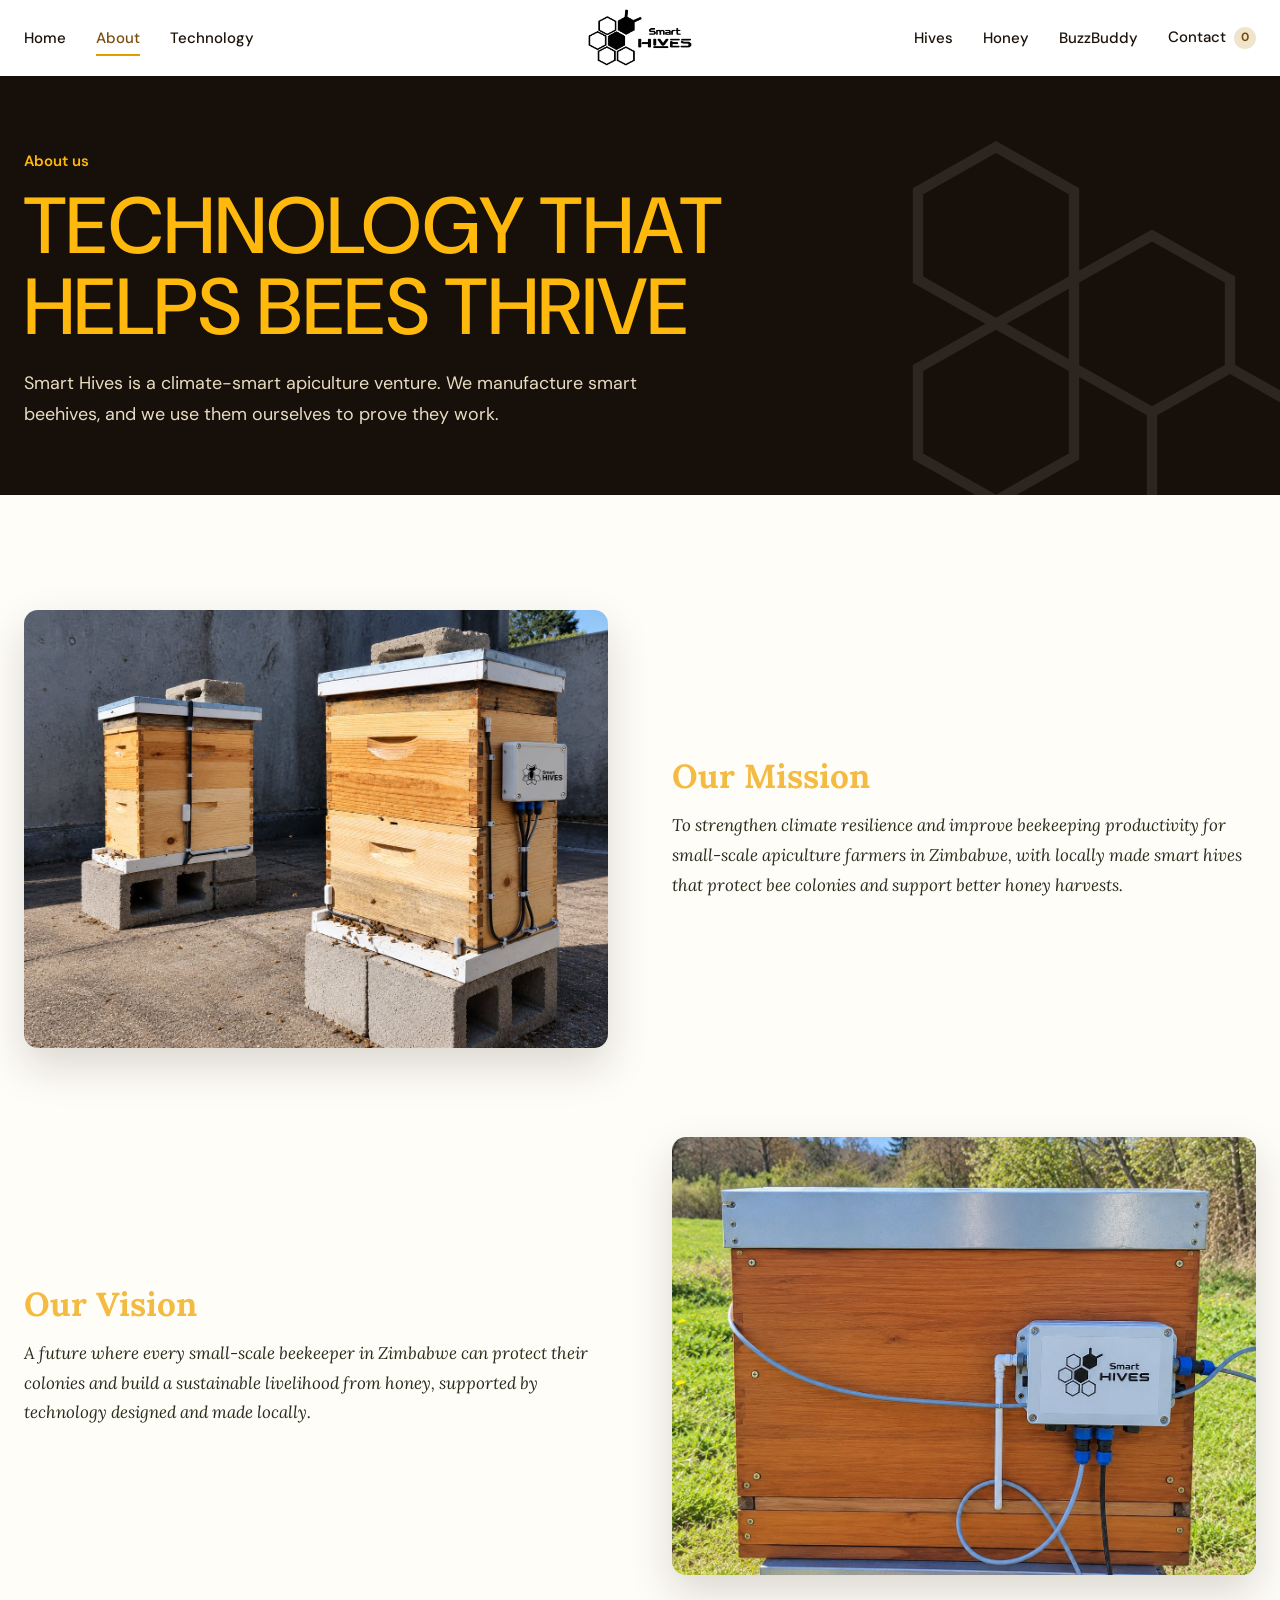
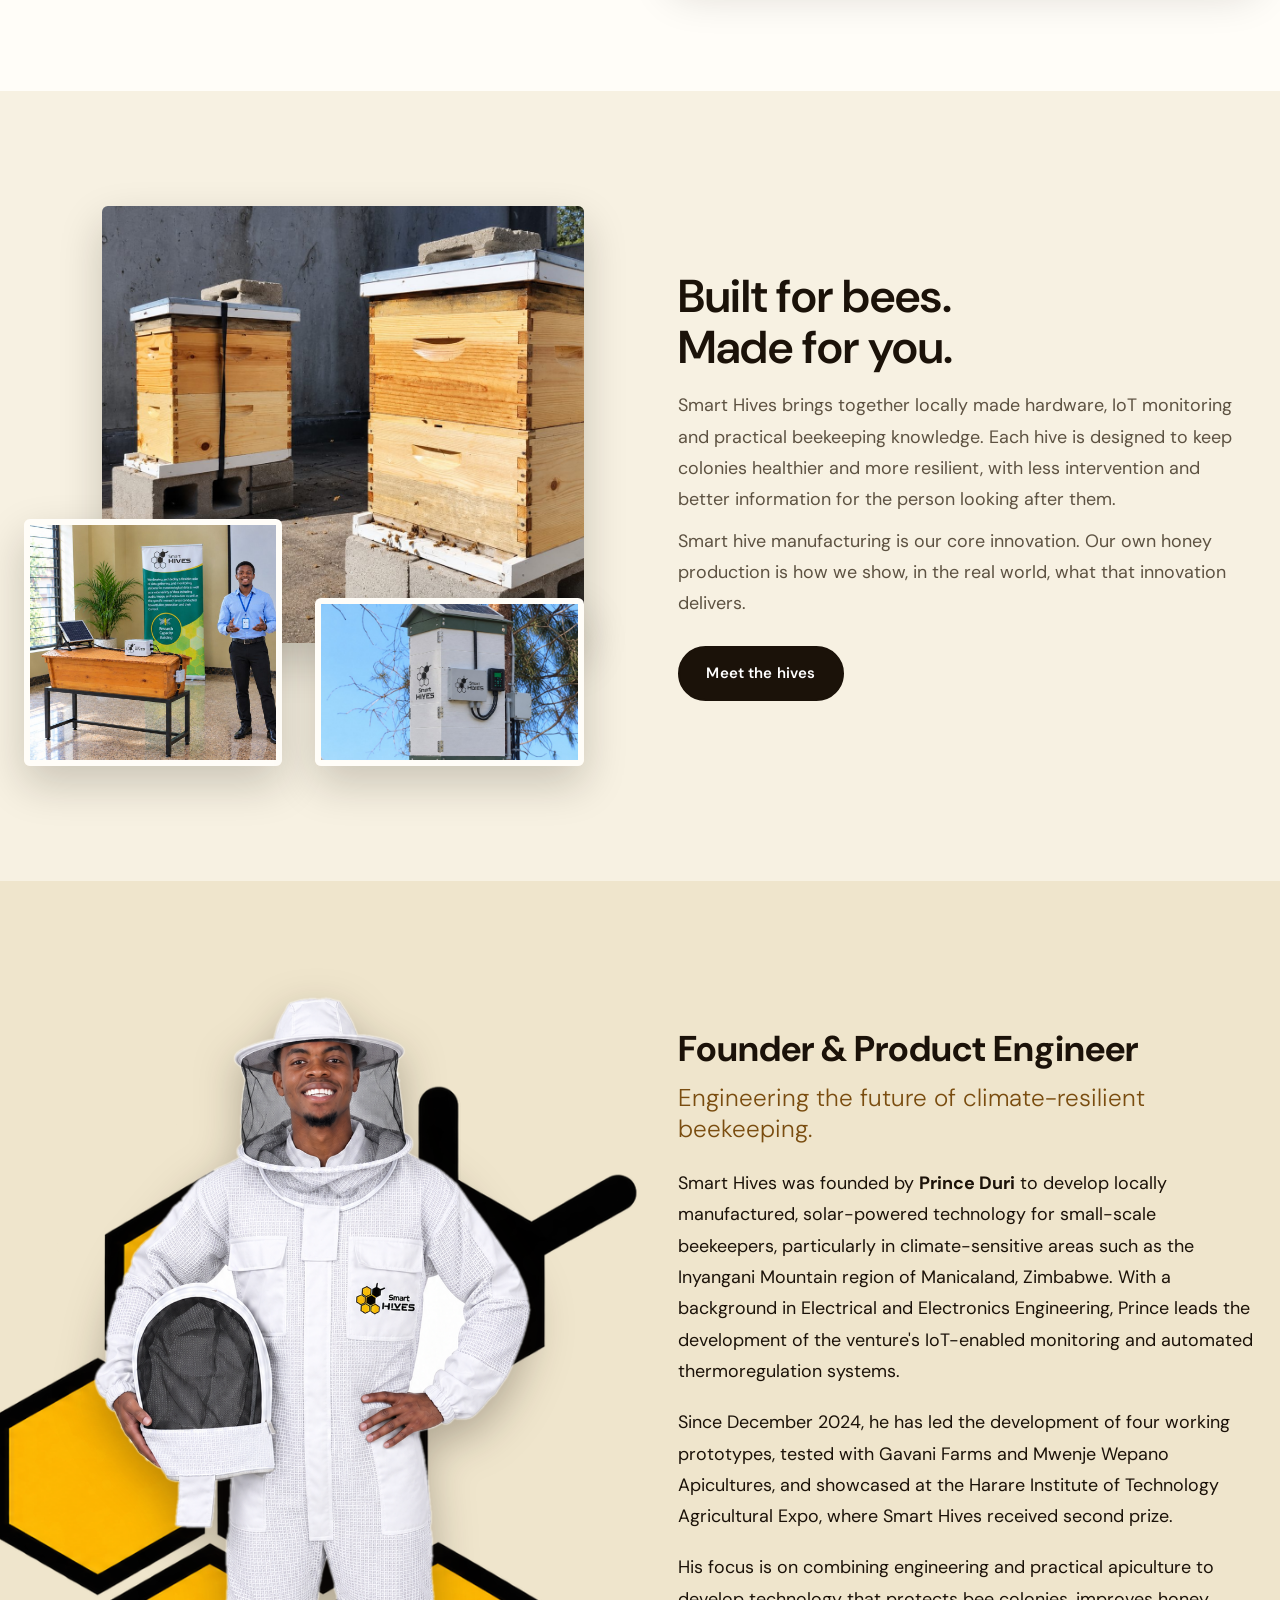
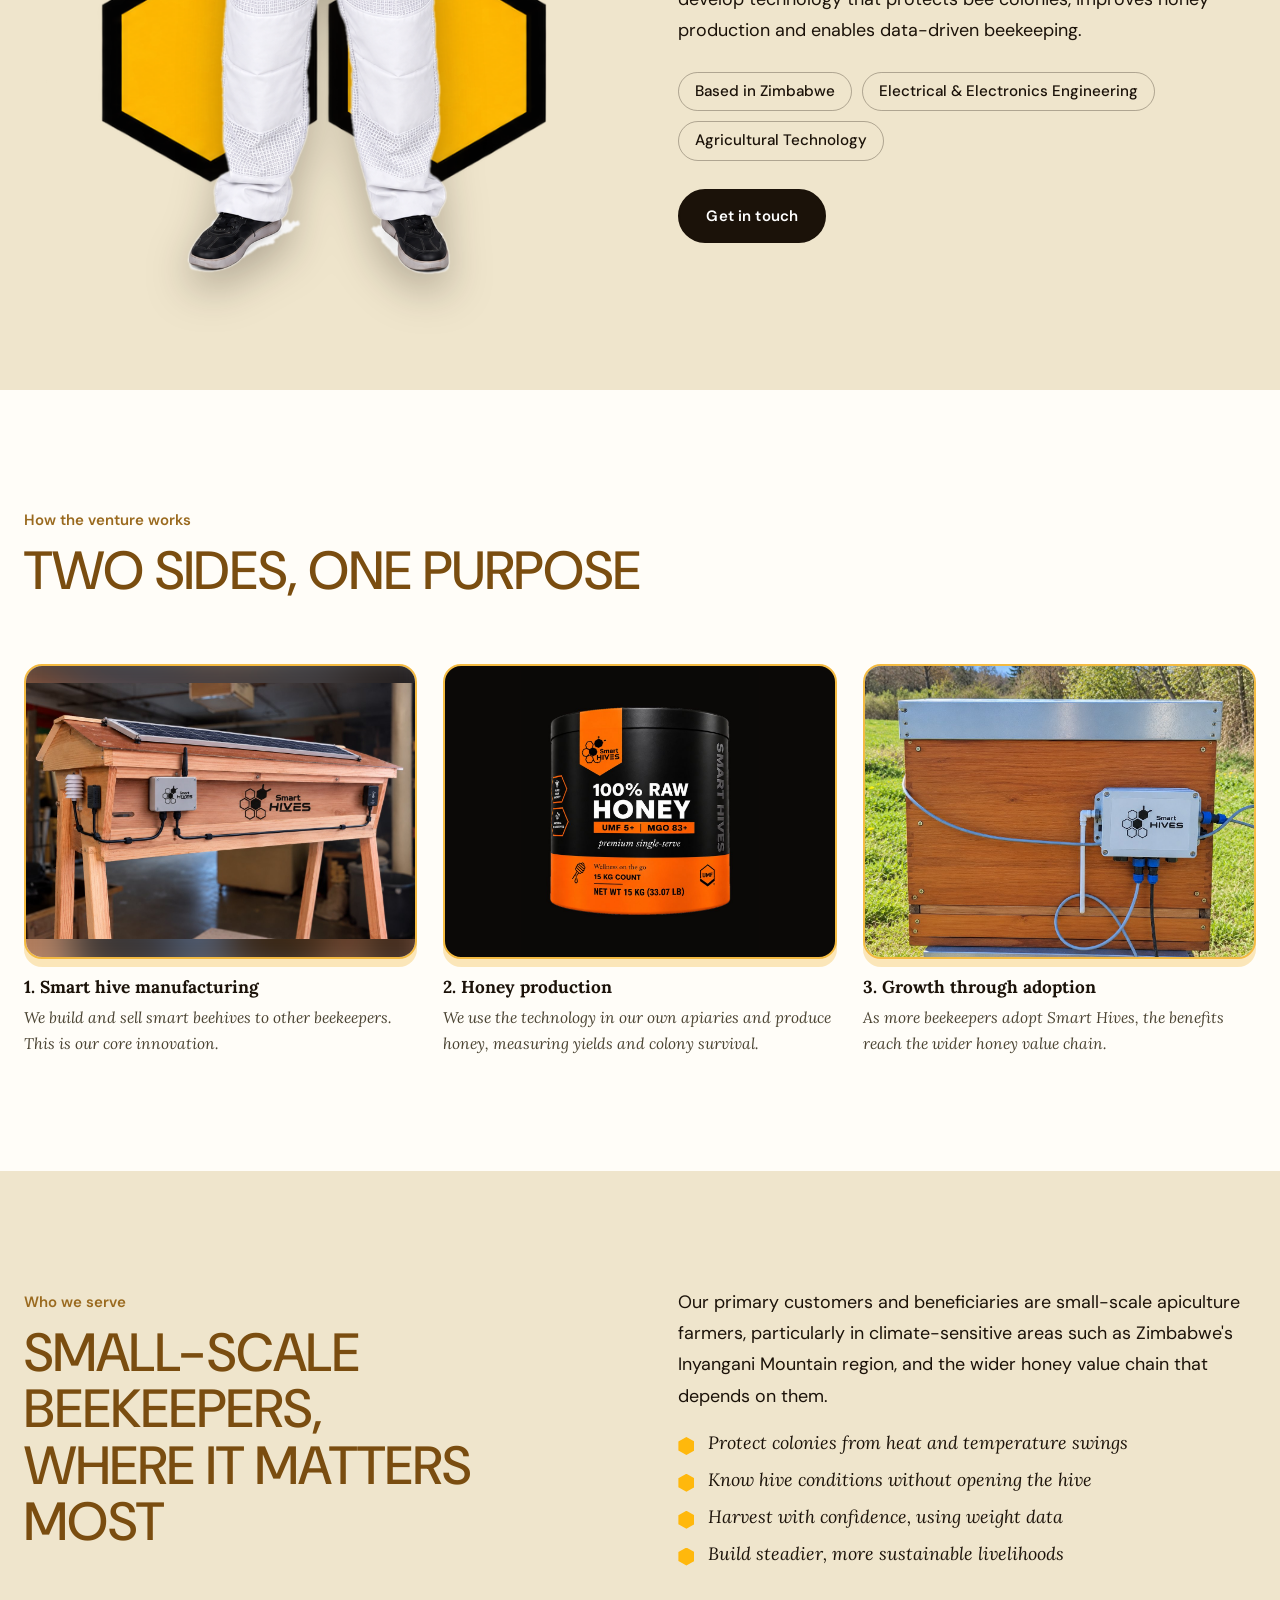
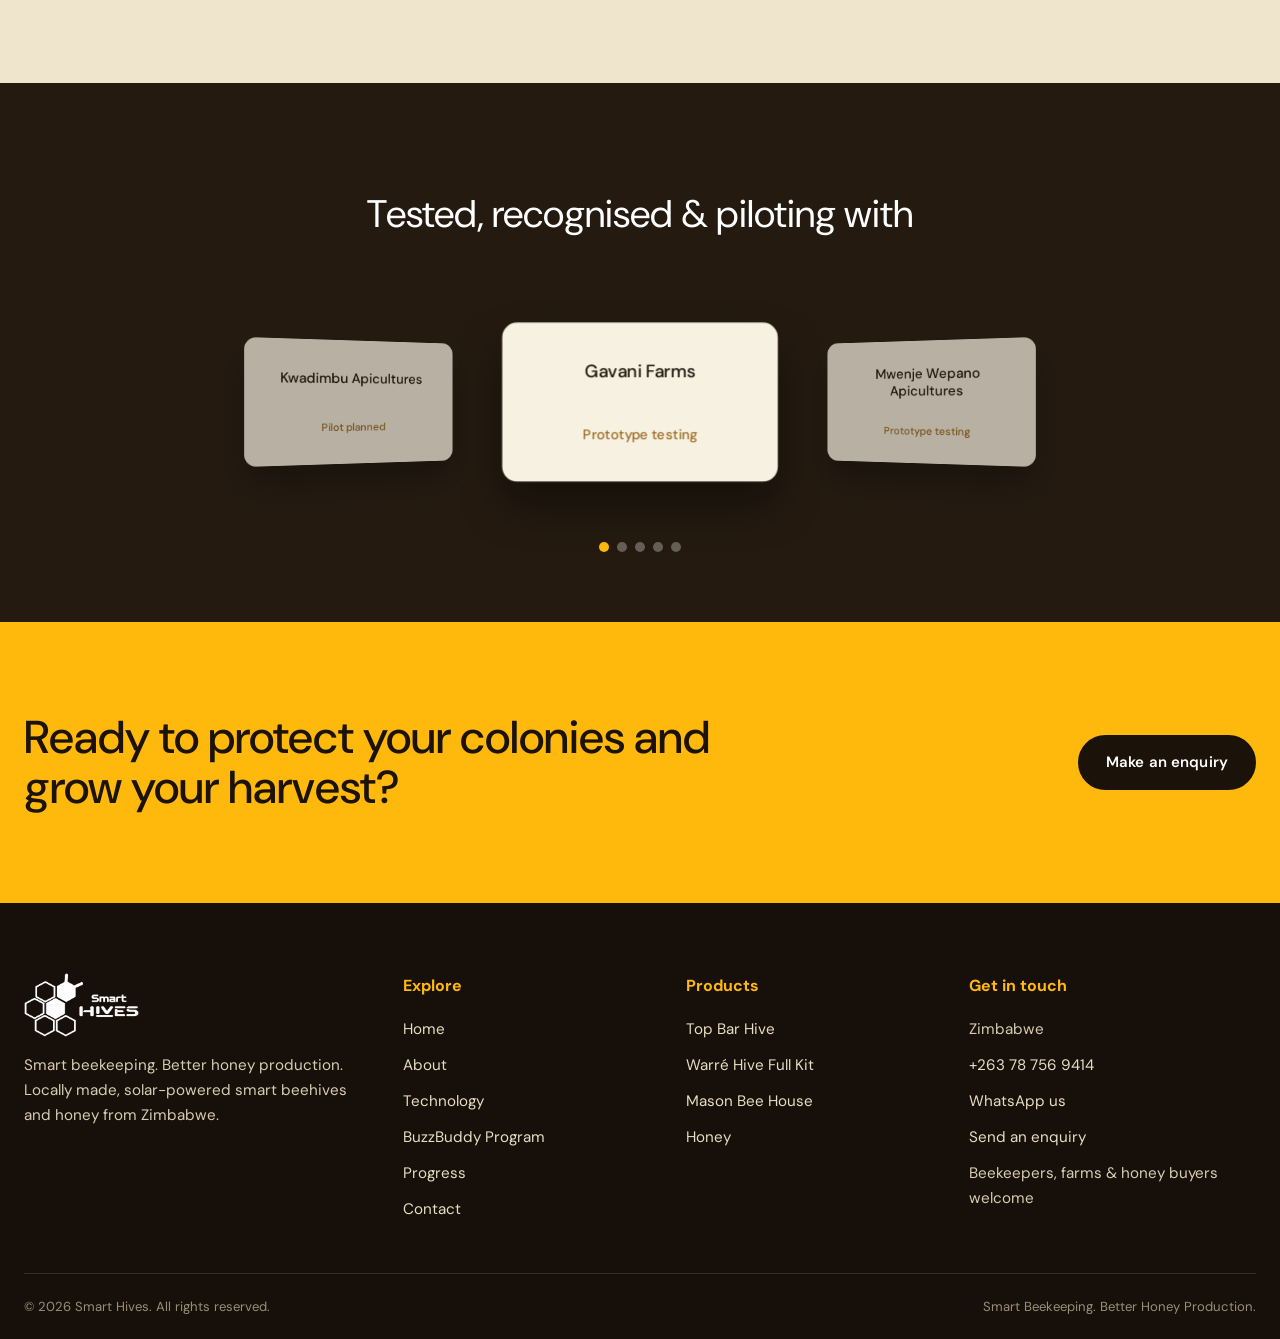
<file: about.html>
<!DOCTYPE html>
<html lang="en">
<head>
<meta charset="UTF-8">
<meta name="viewport" content="width=device-width, initial-scale=1">
<title>About — Smart Hives</title>
<meta name="description" content="Smart Hives is a climate-smart apiculture venture manufacturing locally made, solar-powered smart beehives and producing honey to prove their impact.">
<meta property="og:title" content="About — Smart Hives"><meta property="og:description" content="Smart Hives is a climate-smart apiculture venture manufacturing locally made, solar-powered smart beehives and producing honey to prove their impact.">
<meta property="og:image" content="assets/brand/og-cover.jpg"><meta property="og:type" content="website">
<meta name="theme-color" content="#ffb80c">
<link rel="icon" type="image/png" href="assets/brand/favicon.png?v=2"><link rel="icon" type="image/png" sizes="32x32" href="assets/brand/favicon-32.png?v=2"><link rel="shortcut icon" href="favicon.ico?v=2"><link rel="apple-touch-icon" href="assets/brand/apple-touch-icon.png?v=2">
<link rel="preconnect" href="https://fonts.googleapis.com"><link rel="preconnect" href="https://fonts.gstatic.com" crossorigin>
<link href="https://fonts.googleapis.com/css2?family=DM+Sans:wght@300;400;500;600;700;800;900&family=Lora:ital,wght@0,700;1,400;1,500&display=swap" rel="stylesheet">
<link rel="stylesheet" href="style.css">
</head>
<body>
<a class="skip" href="#main">Skip to content</a>
<header class="nav">
  <div class="nav-in">
    <ul class="nav-links"><li><a href="index.html">Home</a></li><li><a href="about.html" aria-current="page">About</a></li><li><a href="index.html#technology">Technology</a></li></ul>
    <a class="brand" href="index.html" aria-label="Smart Hives — home"><img src="assets/brand/logo-black.png" alt="Smart Hives" width="700" height="390"></a>
    <ul class="nav-links right"><li><a href="products.html">Hives</a></li><li><a href="honey.html">Honey</a></li><li><a href="buzz-buddy.html">BuzzBuddy</a></li><li><a class="enq-link" href="contact.html#enquiry">Contact <span class="enq-count" data-n="0" aria-label="items in your enquiry">0</span></a></li></ul>
    <button class="burger" aria-label="Menu" aria-expanded="false"><span></span></button>
  </div>
</header>
<nav class="drawer" aria-label="Mobile">
  <a href="index.html">Home</a><a href="about.html">About</a><a href="index.html#technology">Technology</a>
  <a href="products.html">Hives</a><a href="honey.html">Honey</a><a href="buzz-buddy.html">BuzzBuddy Program</a>
  <a href="contact.html#enquiry">Contact / Enquiry</a>
</nav>
<main id="main">

<section class="phero"><svg class="phero-hex" viewBox="0 0 200 200" fill="none" stroke="currentColor" stroke-width="4" aria-hidden="true"><path d="M60 20l30 17v34L60 88 30 71V37zM120 54l30 17v34l-30 17-30-17V71zM60 88l30 17v34l-30 17-30-17v-34zM150 105l30 17v34l-30 17-30-17v-34z"/></svg>
  <div class="wrap">
    <span class="eyebrow">About us</span>
    <h1 class="display" style="margin-top:12px">Technology that<br>helps bees thrive</h1>
    <p class="lead">Smart Hives is a climate-smart apiculture venture. We manufacture smart beehives, and we use them ourselves to prove they work.</p>
  </div>
</section>

<section class="sec">
  <div class="wrap rows">
    <div class="row">
      <div class="row-media rv"><img src="assets/hives/langstroth-sensors.jpg" alt="Smart Hives with sensors and control units" loading="lazy"></div>
      <div class="row-text rv d1"><h2 class="serif-h">Our Mission</h2>
        <p class="serif-p">To strengthen climate resilience and improve beekeeping productivity for small-scale apiculture farmers in Zimbabwe, with locally made smart hives that protect bee colonies and support better honey harvests.</p></div>
    </div>
    <div class="row flip">
      <div class="row-media rv"><img src="assets/hives/control-box.jpg" alt="Smart Hives control unit mounted on a hive" loading="lazy"></div>
      <div class="row-text rv d1"><h2 class="serif-h">Our Vision</h2>
        <p class="serif-p">A future where every small-scale beekeeper in Zimbabwe can protect their colonies and build a sustainable livelihood from honey, supported by technology designed and made locally.</p></div>
    </div>
  </div>
</section>

<section class="sec cream">
  <div class="wrap split center">
    <div class="collage rv">
      <img class="a" src="assets/hives/langstroth-blocks.jpg" alt="Beehives in the sun" loading="lazy">
      <img class="b" src="assets/hives/top-bar-prototype.jpg" alt="Top Bar Hive prototype demonstration" loading="lazy">
      <img class="c" src="assets/hives/mason-bee-house.jpg" alt="Mason Bee House" loading="lazy">
    </div>
    <div class="big-quote rv d1">
      <h2>Built for bees.<br>Made for you.</h2>
      <p class="lead muted" style="margin:18px 0 10px">Smart Hives brings together locally made hardware, IoT monitoring and practical beekeeping knowledge. Each hive is designed to keep colonies healthier and more resilient, with less intervention and better information for the person looking after them.</p>
      <p class="lead muted">Smart hive manufacturing is our core innovation. Our own honey production is how we show, in the real world, what that innovation delivers.</p>
      <p style="margin-top:26px"><a class="btn" href="products.html">Meet the hives</a></p>
    </div>
  </div>
</section>


<section class="sec cream2 founder" id="founder">
  <div class="wrap founder-grid">
    <div class="f-photo rv"><img class="f-mark" src="assets/brand/honeycomb-mark.png" alt="" aria-hidden="true"><img src="assets/hives/founder-cutout.png" alt="Prince Duri, founder of Smart Hives, in a Smart Hives beekeeping suit" loading="lazy"></div>
    <div class="f-text rv d1">
      <p class="f-role">Founder &amp; Product Engineer</p>
      <p class="f-tag">Engineering the future of climate-resilient beekeeping.</p>
      <div class="lead">
        <p>Smart Hives was founded by <strong>Prince Duri</strong> to develop locally manufactured, solar-powered technology for small-scale beekeepers, particularly in climate-sensitive areas such as the Inyangani Mountain region of Manicaland, Zimbabwe. With a background in Electrical and Electronics Engineering, Prince leads the development of the venture's IoT-enabled monitoring and automated thermoregulation systems.</p>
        <p>Since December 2024, he has led the development of four working prototypes, tested with Gavani Farms and Mwenje Wepano Apicultures, and showcased at the Harare Institute of Technology Agricultural Expo, where Smart Hives received second prize.</p>
        <p>His focus is on combining engineering and practical apiculture to develop technology that protects bee colonies, improves honey production and enables data-driven beekeeping.</p>
      </div>
      <ul class="f-facts"><li>Based in Zimbabwe</li><li>Electrical &amp; Electronics Engineering</li><li>Agricultural Technology</li></ul>
      <p style="margin-top:28px"><a class="btn" href="contact.html">Get in touch</a></p>
    </div>
  </div>
</section>
<section class="sec">
  <div class="wrap">
    <div class="sec-head"><span class="eyebrow">How the venture works</span><h2 class="h2 rv" style="margin-top:10px">Two sides, one purpose</h2></div>
    <div class="cards3">
      <a class="cap-card rv" href="products.html"><div class="im fit" style="--bg:url(assets/hives/top-bar-outdoor.jpg)"><img src="assets/hives/top-bar-outdoor.jpg" alt="Smart Top Bar Hive" loading="lazy"></div><h3>1. Smart hive manufacturing</h3><p>We build and sell smart beehives to other beekeepers. This is our core innovation.</p></a>
      <a class="cap-card rv d1" href="honey.html"><div class="im" style="background:#0b0907"><img src="assets/honey/raw-honey-15kg.jpg" alt="Smart Hives raw honey tub" style="object-fit:contain" loading="lazy"></div><h3>2. Honey production</h3><p>We use the technology in our own apiaries and produce honey, measuring yields and colony survival.</p></a>
      <a class="cap-card rv d2" href="index.html#progress"><div class="im"><img src="assets/hives/control-box.jpg" alt="Smart hive in the field" loading="lazy"></div><h3>3. Growth through adoption</h3><p>As more beekeepers adopt Smart Hives, the benefits reach the wider honey value chain.</p></a>
    </div>
  </div>
</section>

<section class="sec cream2">
  <div class="wrap split">
    <div><span class="eyebrow">Who we serve</span><h2 class="h2 rv" style="margin-top:10px">Small-scale beekeepers,<br>where it matters most</h2></div>
    <div class="lead rv d1"><p>Our primary customers and beneficiaries are small-scale apiculture farmers, particularly in climate-sensitive areas such as Zimbabwe's Inyangani Mountain region, and the wider honey value chain that depends on them.</p>
      <ul class="ticks"><li>Protect colonies from heat and temperature swings</li><li>Know hive conditions without opening the hive</li><li>Harvest with confidence, using weight data</li><li>Build steadier, more sustainable livelihoods</li></ul></div>
  </div>
</section>
<section class="partners" aria-label="Validation and partners">
  <div class="wrap">
    <h2>Tested, recognised &amp; piloting with</h2>
    <div class="pcar">
      <div class="pcard">Gavani Farms<small>Prototype testing</small></div>
      <div class="pcard">Mwenje Wepano Apicultures<small>Prototype testing</small></div>
      <div class="pcard">Harare Institute of Technology<small>Agricultural expo · 2nd prize</small></div>
      <div class="pcard">Gwanzaru Apicultures<small>Pilot planned</small></div>
      <div class="pcard">Kwadimbu Apicultures<small>Pilot planned</small></div>
    </div>
    <div class="pdots" role="group" aria-label="Carousel position"></div>
  </div>
</section>
<section class="cta"><div class="wrap">
  <h2>Ready to protect your colonies and grow your harvest?</h2>
  <div><a class="btn" href="contact.html#enquiry">Make an enquiry</a></div>
</div></section>

</main>
<footer class="footer">
  <div class="wrap">
    <div class="f-grid">
      <div>
        <img class="fl" src="assets/brand/logo-white.png" alt="Smart Hives" width="700" height="390">
        <p>Smart beekeeping. Better honey production.<br>Locally made, solar-powered smart beehives and honey from Zimbabwe.</p>
      </div>
      <div><h4>Explore</h4><ul>
        <li><a href="index.html">Home</a></li><li><a href="about.html">About</a></li>
        <li><a href="index.html#technology">Technology</a></li><li><a href="buzz-buddy.html">BuzzBuddy Program</a></li><li><a href="index.html#progress">Progress</a></li><li><a href="contact.html">Contact</a></li></ul></div>
      <div><h4>Products</h4><ul>
        <li><a href="products.html#top-bar">Top Bar Hive</a></li>
        <li><a href="products.html#warre">Warré Hive Full Kit</a></li>
        <li><a href="products.html#mason">Mason Bee House</a></li>
        <li><a href="honey.html">Honey</a></li></ul></div>
      <div><h4>Get in touch</h4><ul>
        <li>Zimbabwe</li>
        <li><a href="tel:+263787569414">+263 78 756 9414</a></li>
        <li><a href="https://wa.me/263787569414">WhatsApp us</a></li>
        <li><a href="contact.html#enquiry">Send an enquiry</a></li>
        <li>Beekeepers, farms &amp; honey buyers welcome</li></ul></div>
    </div>
    <div class="f-bottom"><span>© 2026 Smart Hives. All rights reserved.</span><span>Smart Beekeeping. Better Honey Production.</span></div>
  </div>
</footer>
<script src="script.js"></script>
</body>
</html>
</file>
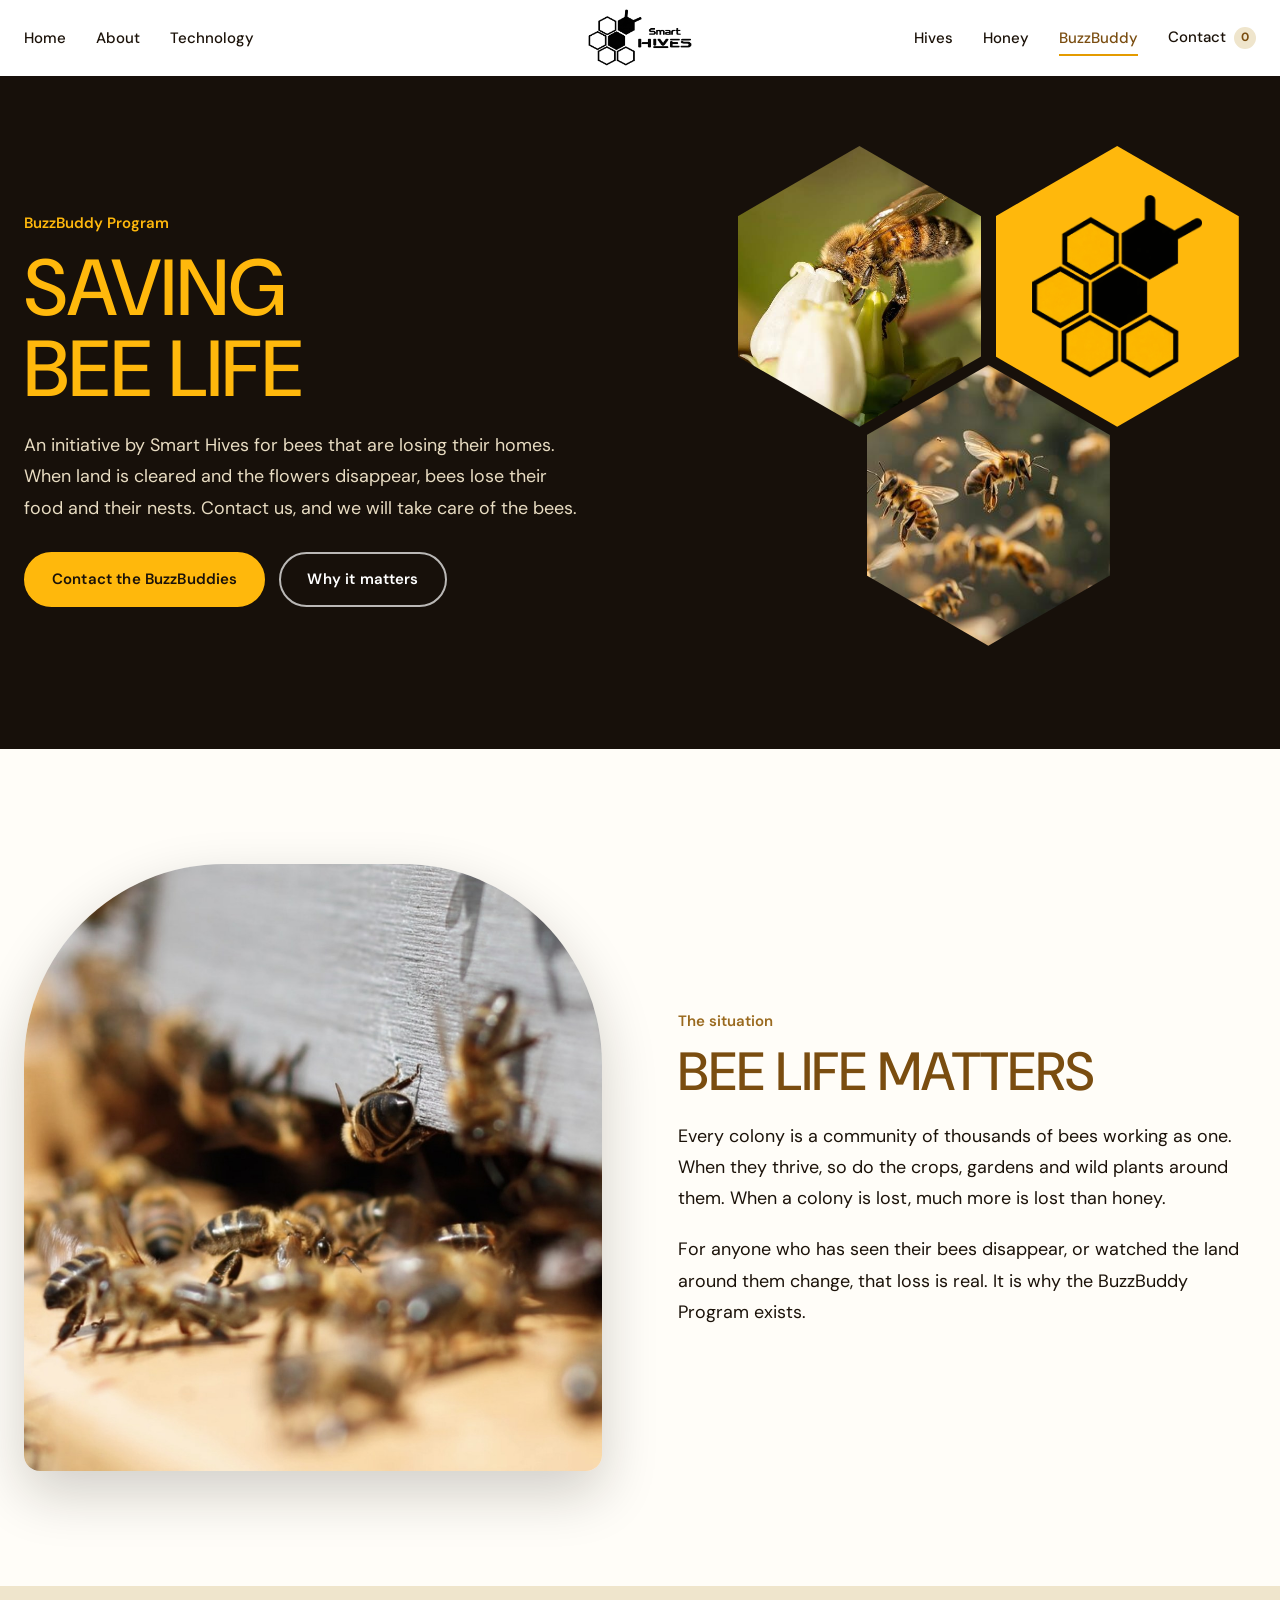
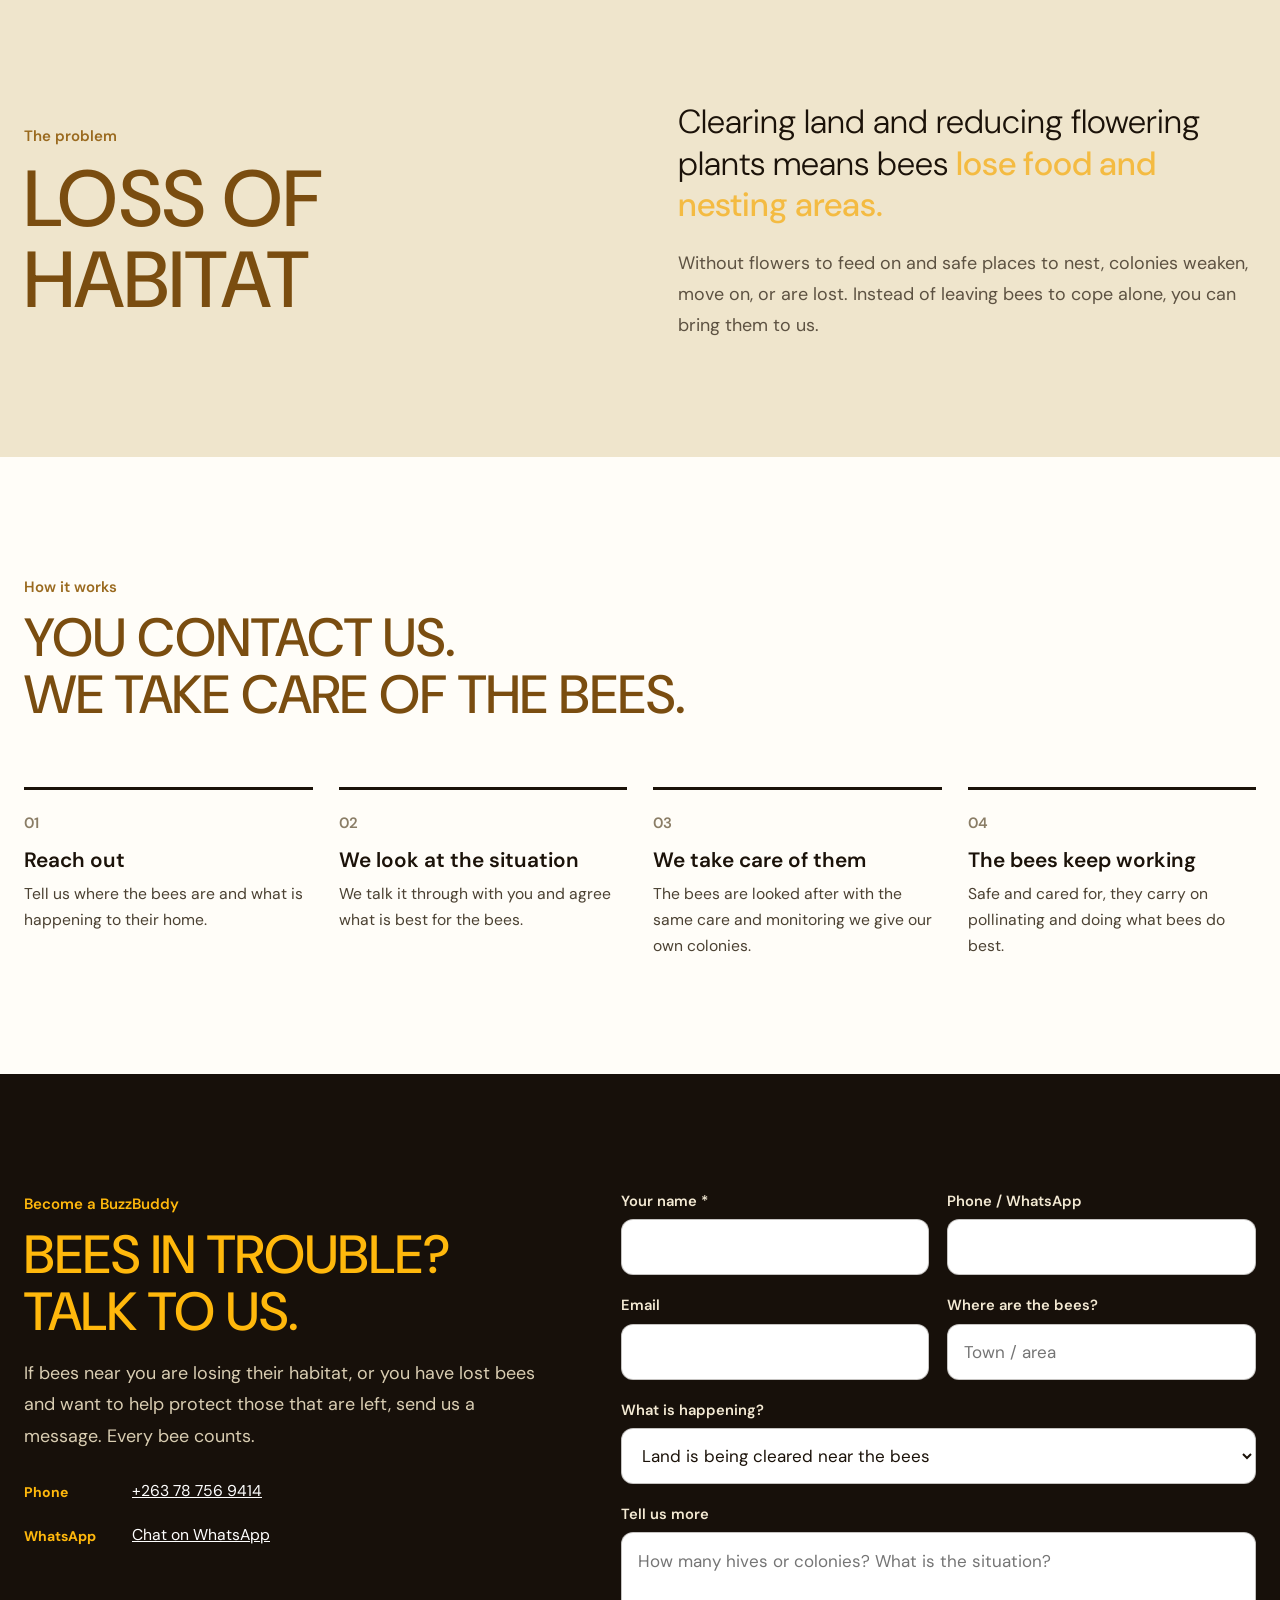
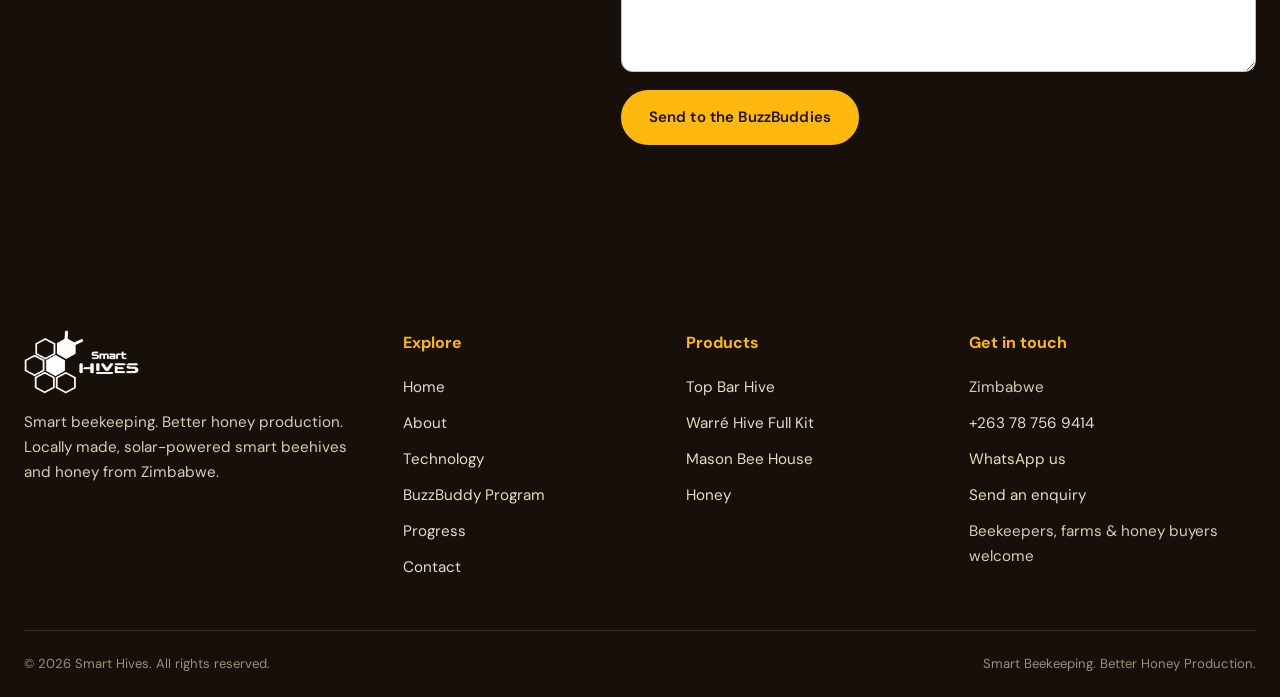
<file: buzz-buddy.html>
<!DOCTYPE html>
<html lang="en">
<head>
<meta charset="UTF-8">
<meta name="viewport" content="width=device-width, initial-scale=1">
<title>BuzzBuddy Program — Smart Hives</title>
<meta name="description" content="The BuzzBuddy Program: when bees lose their habitat, contact Smart Hives and we will take care of them.">
<meta property="og:title" content="BuzzBuddy Program — Smart Hives"><meta property="og:description" content="The BuzzBuddy Program: when bees lose their habitat, contact Smart Hives and we will take care of them.">
<meta property="og:image" content="assets/brand/og-cover.jpg"><meta property="og:type" content="website">
<meta name="theme-color" content="#ffb80c">
<link rel="icon" type="image/png" href="assets/brand/favicon.png?v=2"><link rel="icon" type="image/png" sizes="32x32" href="assets/brand/favicon-32.png?v=2"><link rel="shortcut icon" href="favicon.ico?v=2"><link rel="apple-touch-icon" href="assets/brand/apple-touch-icon.png?v=2">
<link rel="preconnect" href="https://fonts.googleapis.com"><link rel="preconnect" href="https://fonts.gstatic.com" crossorigin>
<link href="https://fonts.googleapis.com/css2?family=DM+Sans:wght@300;400;500;600;700;800;900&family=Lora:ital,wght@0,700;1,400;1,500&display=swap" rel="stylesheet">
<link rel="stylesheet" href="style.css">
</head>
<body>
<a class="skip" href="#main">Skip to content</a>
<header class="nav">
  <div class="nav-in">
    <ul class="nav-links"><li><a href="index.html">Home</a></li><li><a href="about.html">About</a></li><li><a href="index.html#technology">Technology</a></li></ul>
    <a class="brand" href="index.html" aria-label="Smart Hives — home"><img src="assets/brand/logo-black.png" alt="Smart Hives" width="700" height="390"></a>
    <ul class="nav-links right"><li><a href="products.html">Hives</a></li><li><a href="honey.html">Honey</a></li><li><a href="buzz-buddy.html" aria-current="page">BuzzBuddy</a></li><li><a class="enq-link" href="contact.html#enquiry">Contact <span class="enq-count" data-n="0" aria-label="items in your enquiry">0</span></a></li></ul>
    <button class="burger" aria-label="Menu" aria-expanded="false"><span></span></button>
  </div>
</header>
<nav class="drawer" aria-label="Mobile">
  <a href="index.html">Home</a><a href="about.html">About</a><a href="index.html#technology">Technology</a>
  <a href="products.html">Hives</a><a href="honey.html">Honey</a><a href="buzz-buddy.html">BuzzBuddy Program</a>
  <a href="contact.html#enquiry">Contact / Enquiry</a>
</nav>
<main id="main">

<section class="bb-hero">
  <div class="wrap bb-hero-grid">
    <div class="bb-hero-text">
      <span class="eyebrow">BuzzBuddy Program</span>
      <h1 class="display" style="margin-top:12px">Saving<br>bee life</h1>
      <p class="lead">An initiative by Smart Hives for bees that are losing their homes. When land is cleared and the flowers disappear, bees lose their food and their nests. Contact us, and we will take care of the bees.</p>
      <p style="margin-top:28px;display:flex;gap:14px;flex-wrap:wrap"><a class="btn gold" href="#join">Contact the BuzzBuddies</a><a class="btn ghost light" href="#why">Why it matters</a></p>
    </div>
    <div class="hexmosaic" aria-hidden="false">
      <div class="hx a"><img src="assets/bees/bee-on-flower.jpg" alt="A honey bee feeding on a white flower" loading="eager"></div>
      <div class="hx b"><img src="assets/bees/bees-in-flight.jpg" alt="Honey bees in flight" loading="eager"></div>
      <div class="hx c gold"><img src="assets/brand/honeycomb-mark.png" alt=""></div>
    </div>
  </div>
</section>

<section class="sec" id="why">
  <div class="wrap split center">
    <div class="bb-photo rv"><img src="assets/bees/bees-at-entrance.jpg" alt="Honey bees crowding the entrance of their hive" loading="lazy"></div>
    <div class="rv d1">
      <span class="eyebrow">The situation</span>
      <h2 class="h2" style="margin:10px 0 20px">Bee life matters</h2>
      <div class="lead">
        <p>Every colony is a community of thousands of bees working as one. When they thrive, so do the crops, gardens and wild plants around them. When a colony is lost, much more is lost than honey.</p>
        <p>For anyone who has seen their bees disappear, or watched the land around them change, that loss is real. It is why the BuzzBuddy Program exists.</p>
      </div>
    </div>
  </div>
</section>

<section class="sec cream2">
  <div class="wrap split center">
    <div>
      <span class="eyebrow">The problem</span>
      <h2 class="display rv" style="margin-top:10px">Loss of<br>habitat</h2>
    </div>
    <div class="rv d1">
      <p class="statement" style="font-size:clamp(1.4rem,2.6vw,2.1rem)">Clearing land and reducing flowering plants means bees <em>lose food and nesting areas.</em></p>
      <p class="lead muted" style="margin-top:22px">Without flowers to feed on and safe places to nest, colonies weaken, move on, or are lost. Instead of leaving bees to cope alone, you can bring them to us.</p>
    </div>
  </div>
</section>

<section class="sec">
  <div class="wrap">
    <div class="sec-head"><span class="eyebrow">How it works</span><h2 class="h2 rv" style="margin-top:10px">You contact us.<br>We take care of the bees.</h2></div>
    <div class="steps">
      <div class="step rv"><b>01</b><h3>Reach out</h3><p>Tell us where the bees are and what is happening to their home.</p></div>
      <div class="step rv d1"><b>02</b><h3>We look at the situation</h3><p>We talk it through with you and agree what is best for the bees.</p></div>
      <div class="step rv d2"><b>03</b><h3>We take care of them</h3><p>The bees are looked after with the same care and monitoring we give our own colonies.</p></div>
      <div class="step rv d3"><b>04</b><h3>The bees keep working</h3><p>Safe and cared for, they carry on pollinating and doing what bees do best.</p></div>
    </div>
  </div>
</section>

<section class="sec dark" id="join">
  <div class="wrap bb-join">
    <div class="rv">
      <span class="eyebrow">Become a BuzzBuddy</span>
      <h2 class="h2" style="margin:10px 0 18px">Bees in trouble?<br>Talk to us.</h2>
      <p class="lead" style="color:#d9cdb2">If bees near you are losing their habitat, or you have lost bees and want to help protect those that are left, send us a message. Every bee counts.</p>
      <div class="info-line" style="margin-top:26px"><b>Phone</b><span><a href="tel:+263787569414">+263 78 756 9414</a></span></div>
      <div class="info-line"><b>WhatsApp</b><span><a href="https://wa.me/263787569414">Chat on WhatsApp</a></span></div>
    </div>
    <div class="rv d1">
      <form class="form bbform" id="buzzForm" novalidate onsubmit="return false">
        <div class="two">
          <div class="fld"><label for="bname">Your name *</label><input id="bname" name="name" required autocomplete="name"></div>
          <div class="fld"><label for="bphone">Phone / WhatsApp</label><input id="bphone" name="phone" type="tel" autocomplete="tel"></div>
        </div>
        <div class="two">
          <div class="fld"><label for="bemail">Email</label><input id="bemail" name="email" type="email" autocomplete="email"></div>
          <div class="fld"><label for="bloc">Where are the bees?</label><input id="bloc" name="location" placeholder="Town / area"></div>
        </div>
        <div class="fld"><label for="bwhat">What is happening?</label>
          <select id="bwhat" name="what"><option>Land is being cleared near the bees</option><option>The bees have lost their food and nesting areas</option><option>I have lost bees</option><option>I want to support the program</option><option>Something else</option></select></div>
        <div class="fld"><label for="bmsg">Tell us more</label><textarea id="bmsg" name="message" placeholder="How many hives or colonies? What is the situation?"></textarea></div>
        <div><button class="btn gold" type="submit">Send to the BuzzBuddies</button></div>
      </form>
      <div class="ready" id="bready" role="status" style="color:var(--ink)">
        <strong>Your message is ready.</strong>
        <p class="muted" style="font-size:.95rem">Copy it below and send it to us by email or WhatsApp.</p>
        <pre></pre>
        <button class="btn sm" type="button" id="bcopy">Copy message</button>
      </div>
    </div>
  </div>
</section>

</main>
<footer class="footer">
  <div class="wrap">
    <div class="f-grid">
      <div>
        <img class="fl" src="assets/brand/logo-white.png" alt="Smart Hives" width="700" height="390">
        <p>Smart beekeeping. Better honey production.<br>Locally made, solar-powered smart beehives and honey from Zimbabwe.</p>
      </div>
      <div><h4>Explore</h4><ul>
        <li><a href="index.html">Home</a></li><li><a href="about.html">About</a></li>
        <li><a href="index.html#technology">Technology</a></li><li><a href="buzz-buddy.html">BuzzBuddy Program</a></li><li><a href="index.html#progress">Progress</a></li><li><a href="contact.html">Contact</a></li></ul></div>
      <div><h4>Products</h4><ul>
        <li><a href="products.html#top-bar">Top Bar Hive</a></li>
        <li><a href="products.html#warre">Warré Hive Full Kit</a></li>
        <li><a href="products.html#mason">Mason Bee House</a></li>
        <li><a href="honey.html">Honey</a></li></ul></div>
      <div><h4>Get in touch</h4><ul>
        <li>Zimbabwe</li>
        <li><a href="tel:+263787569414">+263 78 756 9414</a></li>
        <li><a href="https://wa.me/263787569414">WhatsApp us</a></li>
        <li><a href="contact.html#enquiry">Send an enquiry</a></li>
        <li>Beekeepers, farms &amp; honey buyers welcome</li></ul></div>
    </div>
    <div class="f-bottom"><span>© 2026 Smart Hives. All rights reserved.</span><span>Smart Beekeeping. Better Honey Production.</span></div>
  </div>
</footer>
<script src="script.js"></script>
</body>
</html>
</file>
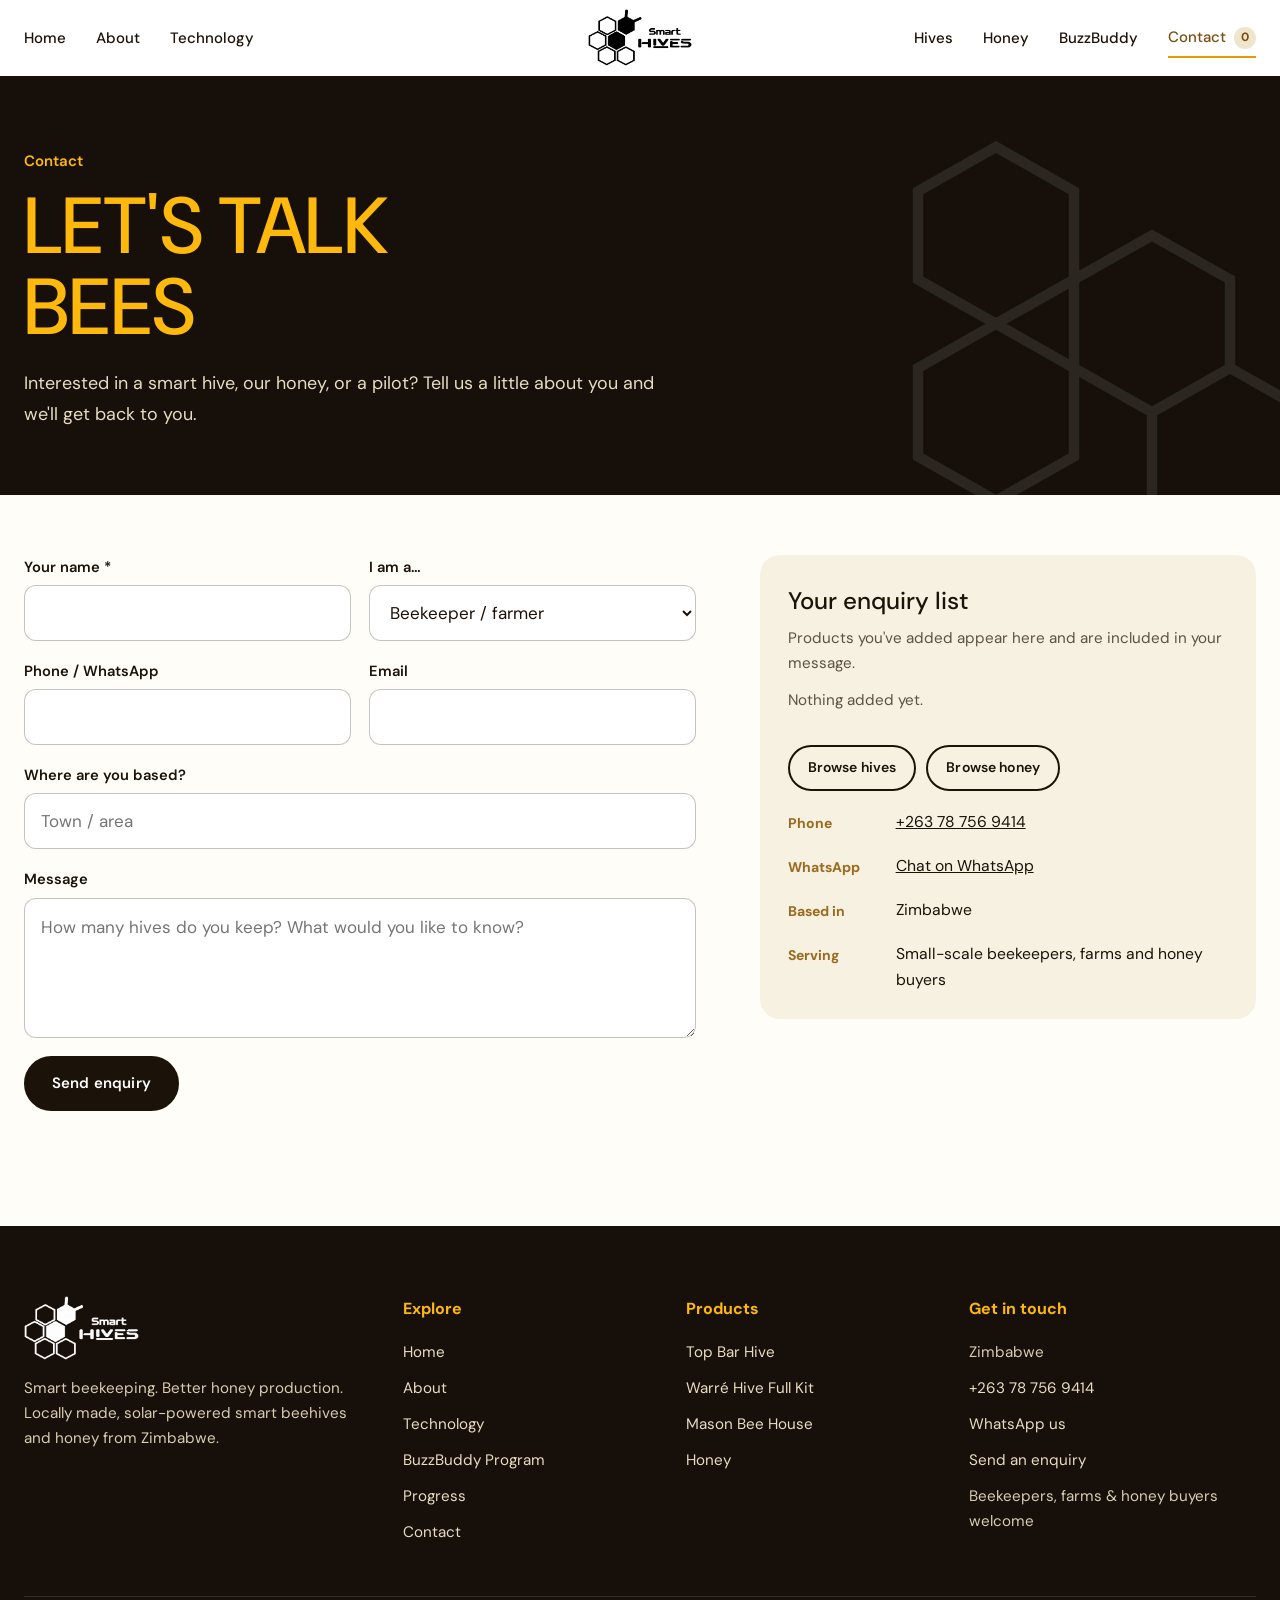
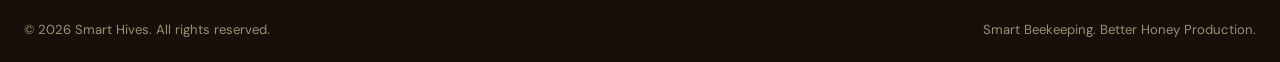
<file: contact.html>
<!DOCTYPE html>
<html lang="en">
<head>
<meta charset="UTF-8">
<meta name="viewport" content="width=device-width, initial-scale=1">
<title>Contact — Smart Hives</title>
<meta name="description" content="Contact Smart Hives about smart beehives, honey, pilots and partnerships.">
<meta property="og:title" content="Contact — Smart Hives"><meta property="og:description" content="Contact Smart Hives about smart beehives, honey, pilots and partnerships.">
<meta property="og:image" content="assets/brand/og-cover.jpg"><meta property="og:type" content="website">
<meta name="theme-color" content="#ffb80c">
<link rel="icon" type="image/png" href="assets/brand/favicon.png?v=2"><link rel="icon" type="image/png" sizes="32x32" href="assets/brand/favicon-32.png?v=2"><link rel="shortcut icon" href="favicon.ico?v=2"><link rel="apple-touch-icon" href="assets/brand/apple-touch-icon.png?v=2">
<link rel="preconnect" href="https://fonts.googleapis.com"><link rel="preconnect" href="https://fonts.gstatic.com" crossorigin>
<link href="https://fonts.googleapis.com/css2?family=DM+Sans:wght@300;400;500;600;700;800;900&family=Lora:ital,wght@0,700;1,400;1,500&display=swap" rel="stylesheet">
<link rel="stylesheet" href="style.css">
</head>
<body>
<a class="skip" href="#main">Skip to content</a>
<header class="nav">
  <div class="nav-in">
    <ul class="nav-links"><li><a href="index.html">Home</a></li><li><a href="about.html">About</a></li><li><a href="index.html#technology">Technology</a></li></ul>
    <a class="brand" href="index.html" aria-label="Smart Hives — home"><img src="assets/brand/logo-black.png" alt="Smart Hives" width="700" height="390"></a>
    <ul class="nav-links right"><li><a href="products.html">Hives</a></li><li><a href="honey.html">Honey</a></li><li><a href="buzz-buddy.html">BuzzBuddy</a></li><li><a class="enq-link" href="contact.html#enquiry" aria-current="page">Contact <span class="enq-count" data-n="0" aria-label="items in your enquiry">0</span></a></li></ul>
    <button class="burger" aria-label="Menu" aria-expanded="false"><span></span></button>
  </div>
</header>
<nav class="drawer" aria-label="Mobile">
  <a href="index.html">Home</a><a href="about.html">About</a><a href="index.html#technology">Technology</a>
  <a href="products.html">Hives</a><a href="honey.html">Honey</a><a href="buzz-buddy.html">BuzzBuddy Program</a>
  <a href="contact.html#enquiry">Contact / Enquiry</a>
</nav>
<main id="main">

<section class="phero"><svg class="phero-hex" viewBox="0 0 200 200" fill="none" stroke="currentColor" stroke-width="4" aria-hidden="true"><path d="M60 20l30 17v34L60 88 30 71V37zM120 54l30 17v34l-30 17-30-17V71zM60 88l30 17v34l-30 17-30-17v-34zM150 105l30 17v34l-30 17-30-17v-34z"/></svg>
  <div class="wrap">
    <span class="eyebrow">Contact</span>
    <h1 class="display" style="margin-top:12px">Let's talk<br>bees</h1>
    <p class="lead">Interested in a smart hive, our honey, or a pilot? Tell us a little about you and we'll get back to you.</p>
  </div>
</section>

<section class="sec" id="enquiry" style="padding-top:60px"><div class="wrap contact-grid">
  <div>
    <form class="form" id="enqForm" novalidate onsubmit="return false">
      <div class="two">
        <div class="fld"><label for="name">Your name *</label><input id="name" name="name" required autocomplete="name"></div>
        <div class="fld"><label for="who">I am a…</label><select id="who" name="who"><option>Beekeeper / farmer</option><option>Honey buyer / retailer</option><option>Organisation / partner</option><option>Other</option></select></div>
      </div>
      <div class="two">
        <div class="fld"><label for="phone">Phone / WhatsApp</label><input id="phone" name="phone" type="tel" autocomplete="tel"></div>
        <div class="fld"><label for="email">Email</label><input id="email" name="email" type="email" autocomplete="email"></div>
      </div>
      <div class="fld"><label for="location">Where are you based?</label><input id="location" name="location" placeholder="Town / area"></div>
      <div class="fld"><label for="message">Message</label><textarea id="message" name="message" placeholder="How many hives do you keep? What would you like to know?"></textarea></div>
      <div><button class="btn" type="submit">Send enquiry</button></div>
    </form>
    <div class="ready" id="ready" role="status">
      <strong>Your enquiry is ready.</strong>
      <p class="muted" style="font-size:.95rem">Copy the message below and send it to us by email or WhatsApp.</p>
      <pre></pre>
      <button class="btn sm" type="button" id="copyMsg">Copy message</button>
    </div>
  </div>
  <aside class="enq-box">
    <h3>Your enquiry list</h3>
    <p class="muted" style="font-size:.95rem">Products you've added appear here and are included in your message.</p>
    <p class="enq-empty" id="enqEmpty">Nothing added yet.</p>
    <ul class="enq-list" id="enqList"></ul>
    <p style="display:flex;gap:10px;flex-wrap:wrap"><a class="btn ghost sm" href="products.html">Browse hives</a><a class="btn ghost sm" href="honey.html">Browse honey</a></p>
    <div class="info-line"><b>Phone</b><span><a href="tel:+263787569414">+263 78 756 9414</a></span></div>
    <div class="info-line"><b>WhatsApp</b><span><a href="https://wa.me/263787569414">Chat on WhatsApp</a></span></div>
    <div class="info-line"><b>Based in</b><span>Zimbabwe</span></div>
    <div class="info-line"><b>Serving</b><span>Small-scale beekeepers, farms and honey buyers</span></div>
  </aside>
</div></section>

</main>
<footer class="footer">
  <div class="wrap">
    <div class="f-grid">
      <div>
        <img class="fl" src="assets/brand/logo-white.png" alt="Smart Hives" width="700" height="390">
        <p>Smart beekeeping. Better honey production.<br>Locally made, solar-powered smart beehives and honey from Zimbabwe.</p>
      </div>
      <div><h4>Explore</h4><ul>
        <li><a href="index.html">Home</a></li><li><a href="about.html">About</a></li>
        <li><a href="index.html#technology">Technology</a></li><li><a href="buzz-buddy.html">BuzzBuddy Program</a></li><li><a href="index.html#progress">Progress</a></li><li><a href="contact.html">Contact</a></li></ul></div>
      <div><h4>Products</h4><ul>
        <li><a href="products.html#top-bar">Top Bar Hive</a></li>
        <li><a href="products.html#warre">Warré Hive Full Kit</a></li>
        <li><a href="products.html#mason">Mason Bee House</a></li>
        <li><a href="honey.html">Honey</a></li></ul></div>
      <div><h4>Get in touch</h4><ul>
        <li>Zimbabwe</li>
        <li><a href="tel:+263787569414">+263 78 756 9414</a></li>
        <li><a href="https://wa.me/263787569414">WhatsApp us</a></li>
        <li><a href="contact.html#enquiry">Send an enquiry</a></li>
        <li>Beekeepers, farms &amp; honey buyers welcome</li></ul></div>
    </div>
    <div class="f-bottom"><span>© 2026 Smart Hives. All rights reserved.</span><span>Smart Beekeeping. Better Honey Production.</span></div>
  </div>
</footer>
<script src="script.js"></script>
</body>
</html>
</file>
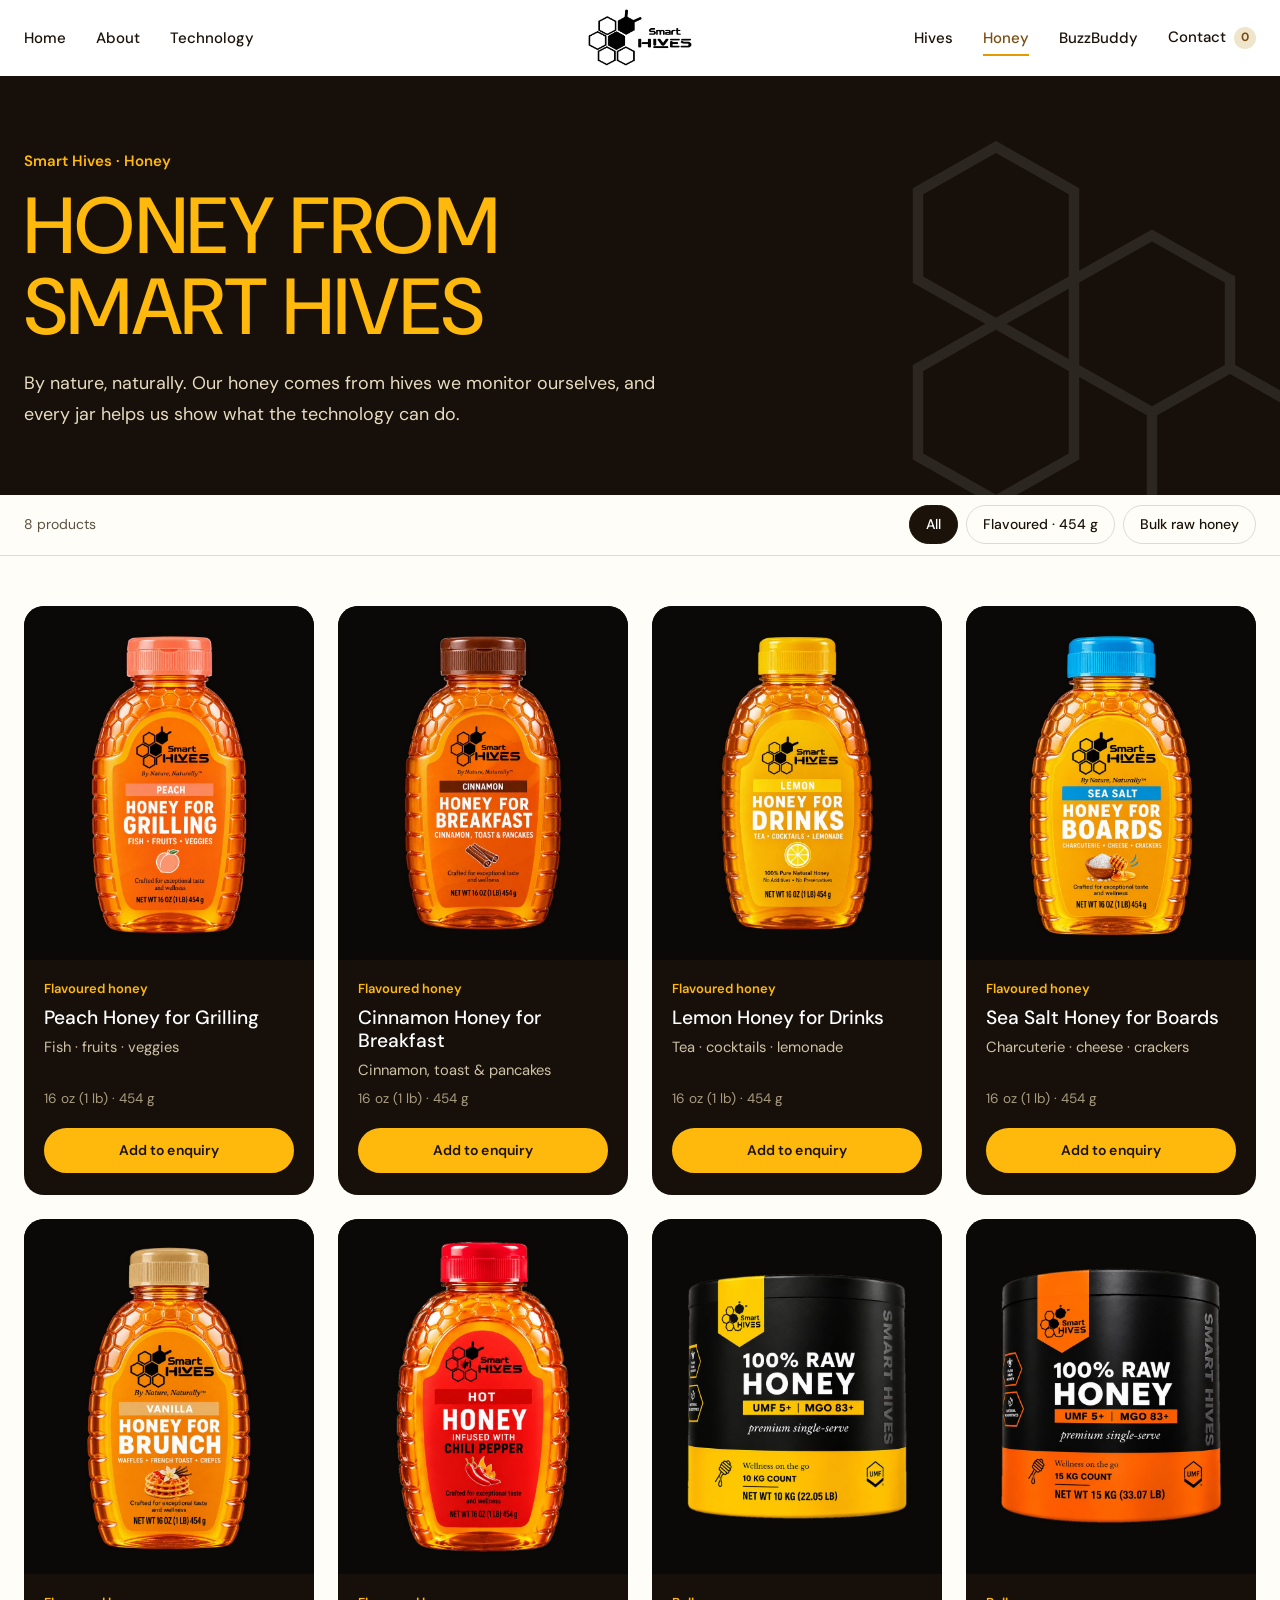
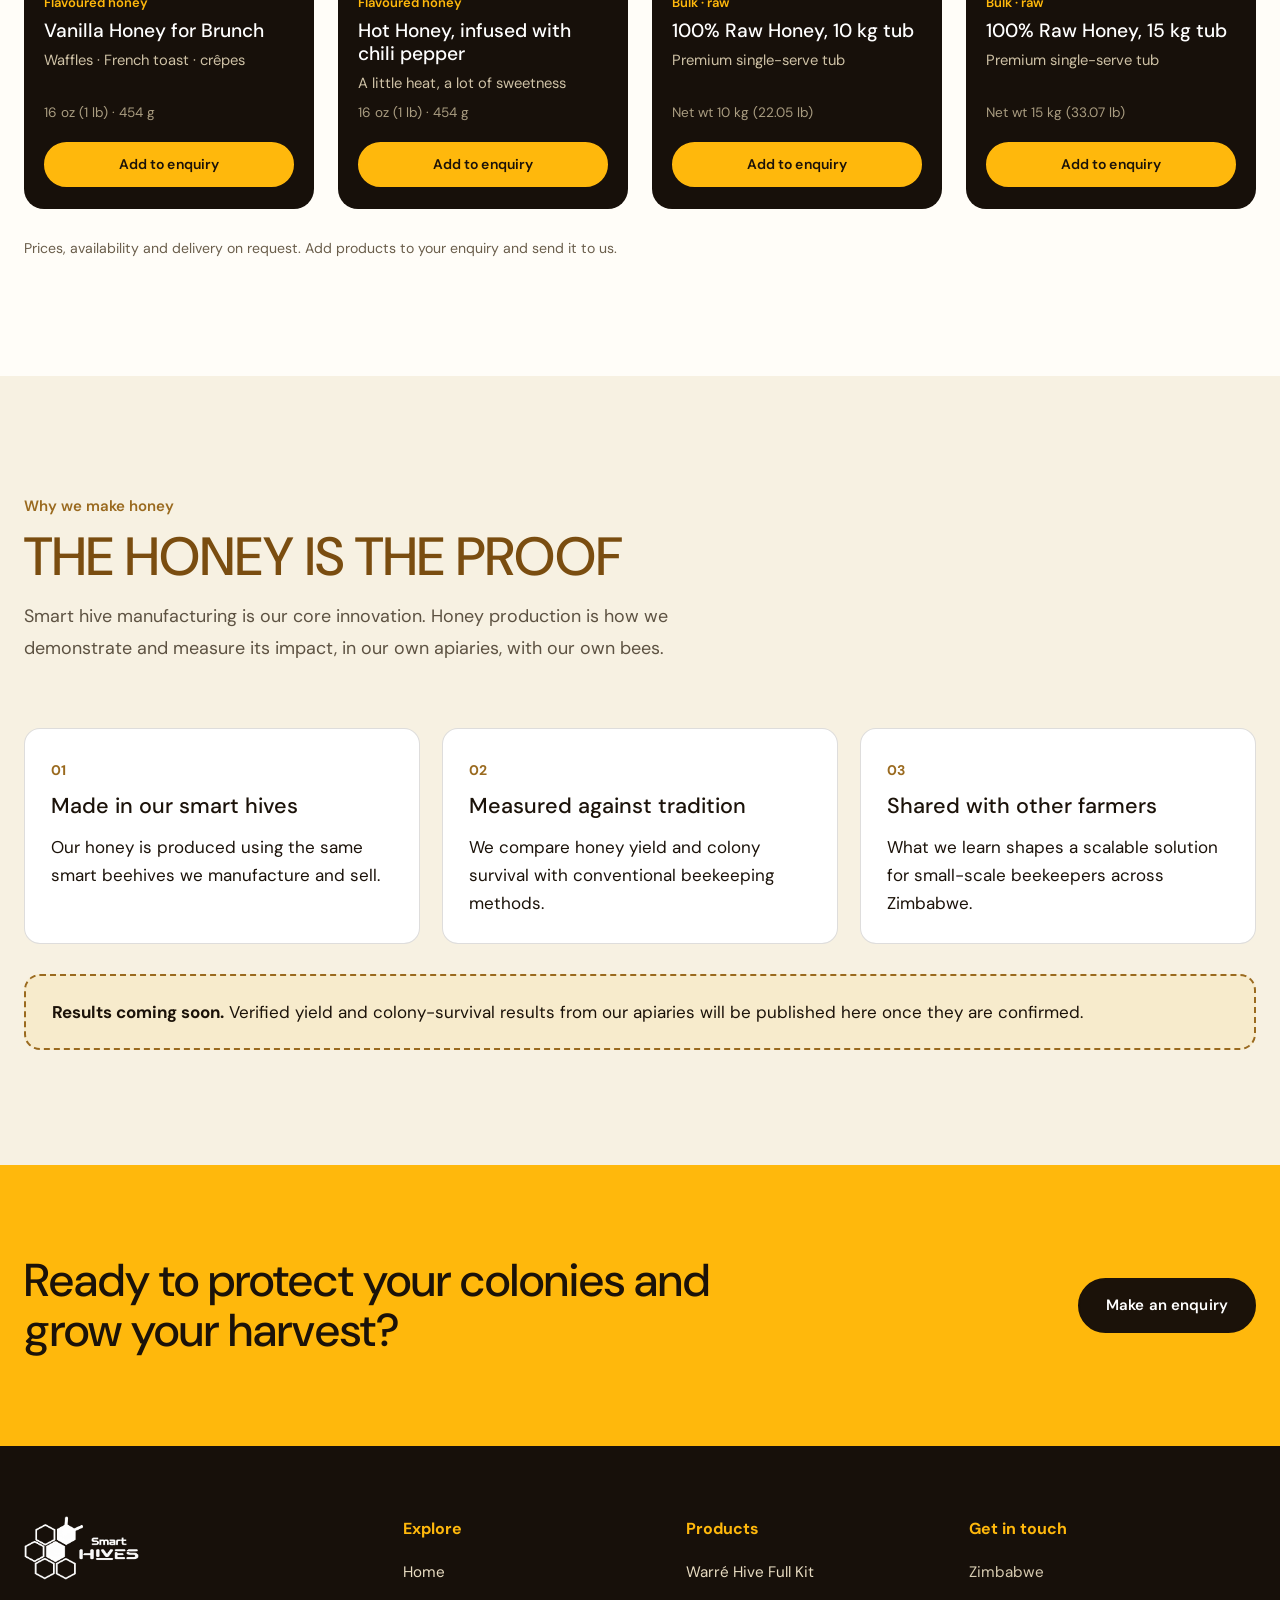
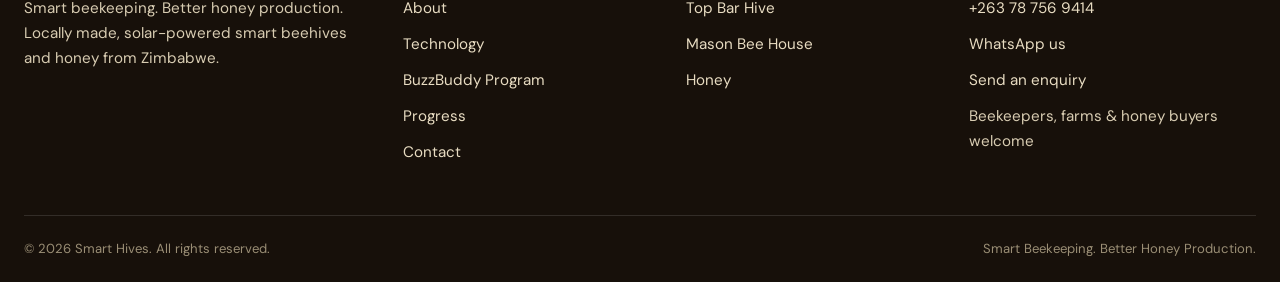
<file: honey.html>
<!DOCTYPE html>
<html lang="en">
<head>
<meta charset="UTF-8">
<meta name="viewport" content="width=device-width, initial-scale=1">
<title>Honey — Smart Hives</title>
<meta name="description" content="Smart Hives honey: flavoured 454 g bottles and bulk raw honey, produced in our own smart hives to measure the technology&#x27;s impact.">
<meta property="og:title" content="Honey — Smart Hives"><meta property="og:description" content="Smart Hives honey: flavoured 454 g bottles and bulk raw honey, produced in our own smart hives to measure the technology&#x27;s impact.">
<meta property="og:image" content="assets/brand/og-cover.jpg"><meta property="og:type" content="website">
<meta name="theme-color" content="#ffb80c">
<link rel="icon" type="image/png" href="assets/brand/favicon.png?v=2"><link rel="icon" type="image/png" sizes="32x32" href="assets/brand/favicon-32.png?v=2"><link rel="shortcut icon" href="favicon.ico?v=2"><link rel="apple-touch-icon" href="assets/brand/apple-touch-icon.png?v=2">
<link rel="preconnect" href="https://fonts.googleapis.com"><link rel="preconnect" href="https://fonts.gstatic.com" crossorigin>
<link href="https://fonts.googleapis.com/css2?family=DM+Sans:wght@300;400;500;600;700;800;900&family=Lora:ital,wght@0,700;1,400;1,500&display=swap" rel="stylesheet">
<link rel="stylesheet" href="style.css">
</head>
<body>
<a class="skip" href="#main">Skip to content</a>
<header class="nav">
  <div class="nav-in">
    <ul class="nav-links"><li><a href="index.html">Home</a></li><li><a href="about.html">About</a></li><li><a href="index.html#technology">Technology</a></li></ul>
    <a class="brand" href="index.html" aria-label="Smart Hives — home"><img src="assets/brand/logo-black.png" alt="Smart Hives" width="700" height="390"></a>
    <ul class="nav-links right"><li><a href="products.html">Hives</a></li><li><a href="honey.html" aria-current="page">Honey</a></li><li><a href="buzz-buddy.html">BuzzBuddy</a></li><li><a class="enq-link" href="contact.html#enquiry">Contact <span class="enq-count" data-n="0" aria-label="items in your enquiry">0</span></a></li></ul>
    <button class="burger" aria-label="Menu" aria-expanded="false"><span></span></button>
  </div>
</header>
<nav class="drawer" aria-label="Mobile">
  <a href="index.html">Home</a><a href="about.html">About</a><a href="index.html#technology">Technology</a>
  <a href="products.html">Hives</a><a href="honey.html">Honey</a><a href="buzz-buddy.html">BuzzBuddy Program</a>
  <a href="contact.html#enquiry">Contact / Enquiry</a>
</nav>
<main id="main">

<section class="phero"><svg class="phero-hex" viewBox="0 0 200 200" fill="none" stroke="currentColor" stroke-width="4" aria-hidden="true"><path d="M60 20l30 17v34L60 88 30 71V37zM120 54l30 17v34l-30 17-30-17V71zM60 88l30 17v34l-30 17-30-17v-34zM150 105l30 17v34l-30 17-30-17v-34z"/></svg>
  <div class="wrap">
    <span class="eyebrow">Smart Hives · Honey</span>
    <h1 class="display" style="margin-top:12px">Honey from<br>smart hives</h1>
    <p class="lead">By nature, naturally. Our honey comes from hives we monitor ourselves, and every jar helps us show what the technology can do.</p>
  </div>
</section>

<div class="toolbar"><div class="wrap">
  <span class="count" id="hcount">8 products</span>
  <div class="pill-row"><a class="pill on" href="#" data-filter="all">All</a><a class="pill" href="#" data-filter="flavoured">Flavoured · 454 g</a><a class="pill" href="#" data-filter="bulk">Bulk raw honey</a></div>
</div></div>

<section class="sec" style="padding-top:50px"><div class="wrap">
  <div class="honey-grid"><article class="hcard rv" data-kind="flavoured"><div class="im"><img src="assets/honey/peach-grilling.jpg" alt="Peach Honey for Grilling" loading="lazy"></div><div class="bd"><span class="kind">Flavoured honey</span><h3>Peach Honey for Grilling</h3><p>Fish · fruits · veggies</p><span class="sz">16 oz (1 lb) · 454 g</span><button class="btn gold sm" type="button" data-enquire="honey-peach-grilling" data-name="Peach Honey for Grilling">Add to enquiry</button></div></article><article class="hcard rv" data-kind="flavoured"><div class="im"><img src="assets/honey/cinnamon-breakfast.jpg" alt="Cinnamon Honey for Breakfast" loading="lazy"></div><div class="bd"><span class="kind">Flavoured honey</span><h3>Cinnamon Honey for Breakfast</h3><p>Cinnamon, toast &amp; pancakes</p><span class="sz">16 oz (1 lb) · 454 g</span><button class="btn gold sm" type="button" data-enquire="honey-cinnamon-breakfast" data-name="Cinnamon Honey for Breakfast">Add to enquiry</button></div></article><article class="hcard rv" data-kind="flavoured"><div class="im"><img src="assets/honey/lemon-drinks.jpg" alt="Lemon Honey for Drinks" loading="lazy"></div><div class="bd"><span class="kind">Flavoured honey</span><h3>Lemon Honey for Drinks</h3><p>Tea · cocktails · lemonade</p><span class="sz">16 oz (1 lb) · 454 g</span><button class="btn gold sm" type="button" data-enquire="honey-lemon-drinks" data-name="Lemon Honey for Drinks">Add to enquiry</button></div></article><article class="hcard rv" data-kind="flavoured"><div class="im"><img src="assets/honey/sea-salt-boards.jpg" alt="Sea Salt Honey for Boards" loading="lazy"></div><div class="bd"><span class="kind">Flavoured honey</span><h3>Sea Salt Honey for Boards</h3><p>Charcuterie · cheese · crackers</p><span class="sz">16 oz (1 lb) · 454 g</span><button class="btn gold sm" type="button" data-enquire="honey-sea-salt-boards" data-name="Sea Salt Honey for Boards">Add to enquiry</button></div></article><article class="hcard rv" data-kind="flavoured"><div class="im"><img src="assets/honey/vanilla-brunch.jpg" alt="Vanilla Honey for Brunch" loading="lazy"></div><div class="bd"><span class="kind">Flavoured honey</span><h3>Vanilla Honey for Brunch</h3><p>Waffles · French toast · crêpes</p><span class="sz">16 oz (1 lb) · 454 g</span><button class="btn gold sm" type="button" data-enquire="honey-vanilla-brunch" data-name="Vanilla Honey for Brunch">Add to enquiry</button></div></article><article class="hcard rv" data-kind="flavoured"><div class="im"><img src="assets/honey/chili-hot-honey.jpg" alt="Hot Honey, infused with chili pepper" loading="lazy"></div><div class="bd"><span class="kind">Flavoured honey</span><h3>Hot Honey, infused with chili pepper</h3><p>A little heat, a lot of sweetness</p><span class="sz">16 oz (1 lb) · 454 g</span><button class="btn gold sm" type="button" data-enquire="honey-chili-hot-honey" data-name="Hot Honey, infused with chili pepper">Add to enquiry</button></div></article><article class="hcard rv" data-kind="bulk"><div class="im"><img src="assets/honey/raw-honey-10kg.jpg" alt="100% Raw Honey, 10 kg tub" loading="lazy"></div><div class="bd"><span class="kind">Bulk · raw</span><h3>100% Raw Honey, 10 kg tub</h3><p>Premium single-serve tub</p><span class="sz">Net wt 10 kg (22.05 lb)</span><button class="btn gold sm" type="button" data-enquire="honey-raw-honey-10kg" data-name="100% Raw Honey, 10 kg tub">Add to enquiry</button></div></article><article class="hcard rv" data-kind="bulk"><div class="im"><img src="assets/honey/raw-honey-15kg.jpg" alt="100% Raw Honey, 15 kg tub" loading="lazy"></div><div class="bd"><span class="kind">Bulk · raw</span><h3>100% Raw Honey, 15 kg tub</h3><p>Premium single-serve tub</p><span class="sz">Net wt 15 kg (33.07 lb)</span><button class="btn gold sm" type="button" data-enquire="honey-raw-honey-15kg" data-name="100% Raw Honey, 15 kg tub">Add to enquiry</button></div></article></div>
  <p class="note" style="margin-top:28px">Prices, availability and delivery on request. Add products to your enquiry and send it to us.</p>
</div></section>

<section class="sec cream" id="proof"><div class="wrap">
  <div class="sec-head"><span class="eyebrow">Why we make honey</span><h2 class="h2 rv" style="margin-top:10px">The honey is the proof</h2>
  <p class="lead muted rv d1" style="max-width:720px;margin-top:16px">Smart hive manufacturing is our core innovation. Honey production is how we demonstrate and measure its impact, in our own apiaries, with our own bees.</p></div>
  <div class="proof">
    <div class="rv"><b>01</b><h3>Made in our smart hives</h3><p>Our honey is produced using the same smart beehives we manufacture and sell.</p></div>
    <div class="rv d1"><b>02</b><h3>Measured against tradition</h3><p>We compare honey yield and colony survival with conventional beekeeping methods.</p></div>
    <div class="rv d2"><b>03</b><h3>Shared with other farmers</h3><p>What we learn shapes a scalable solution for small-scale beekeepers across Zimbabwe.</p></div>
  </div>
  <div class="pending rv"><strong>Results coming soon.</strong> Verified yield and colony-survival results from our apiaries will be published here once they are confirmed.</div>
</div></section>
<section class="cta"><div class="wrap">
  <h2>Ready to protect your colonies and grow your harvest?</h2>
  <div><a class="btn" href="contact.html#enquiry">Make an enquiry</a></div>
</div></section>

</main>
<footer class="footer">
  <div class="wrap">
    <div class="f-grid">
      <div>
        <img class="fl" src="assets/brand/logo-white.png" alt="Smart Hives" width="700" height="390">
        <p>Smart beekeeping. Better honey production.<br>Locally made, solar-powered smart beehives and honey from Zimbabwe.</p>
      </div>
      <div><h4>Explore</h4><ul>
        <li><a href="index.html">Home</a></li><li><a href="about.html">About</a></li>
        <li><a href="index.html#technology">Technology</a></li><li><a href="buzz-buddy.html">BuzzBuddy Program</a></li><li><a href="index.html#progress">Progress</a></li><li><a href="contact.html">Contact</a></li></ul></div>
      <div><h4>Products</h4><ul>
        <li><a href="products.html#warre">Warré Hive Full Kit</a></li>
        <li><a href="products.html#top-bar">Top Bar Hive</a></li>
        <li><a href="products.html#mason">Mason Bee House</a></li>
        <li><a href="honey.html">Honey</a></li></ul></div>
      <div><h4>Get in touch</h4><ul>
        <li>Zimbabwe</li>
        <li><a href="tel:+263787569414">+263 78 756 9414</a></li>
        <li><a href="https://wa.me/263787569414">WhatsApp us</a></li>
        <li><a href="contact.html#enquiry">Send an enquiry</a></li>
        <li>Beekeepers, farms &amp; honey buyers welcome</li></ul></div>
    </div>
    <div class="f-bottom"><span>© 2026 Smart Hives. All rights reserved.</span><span>Smart Beekeeping. Better Honey Production.</span></div>
  </div>
</footer>
<script src="script.js"></script>
</body>
</html>
</file>
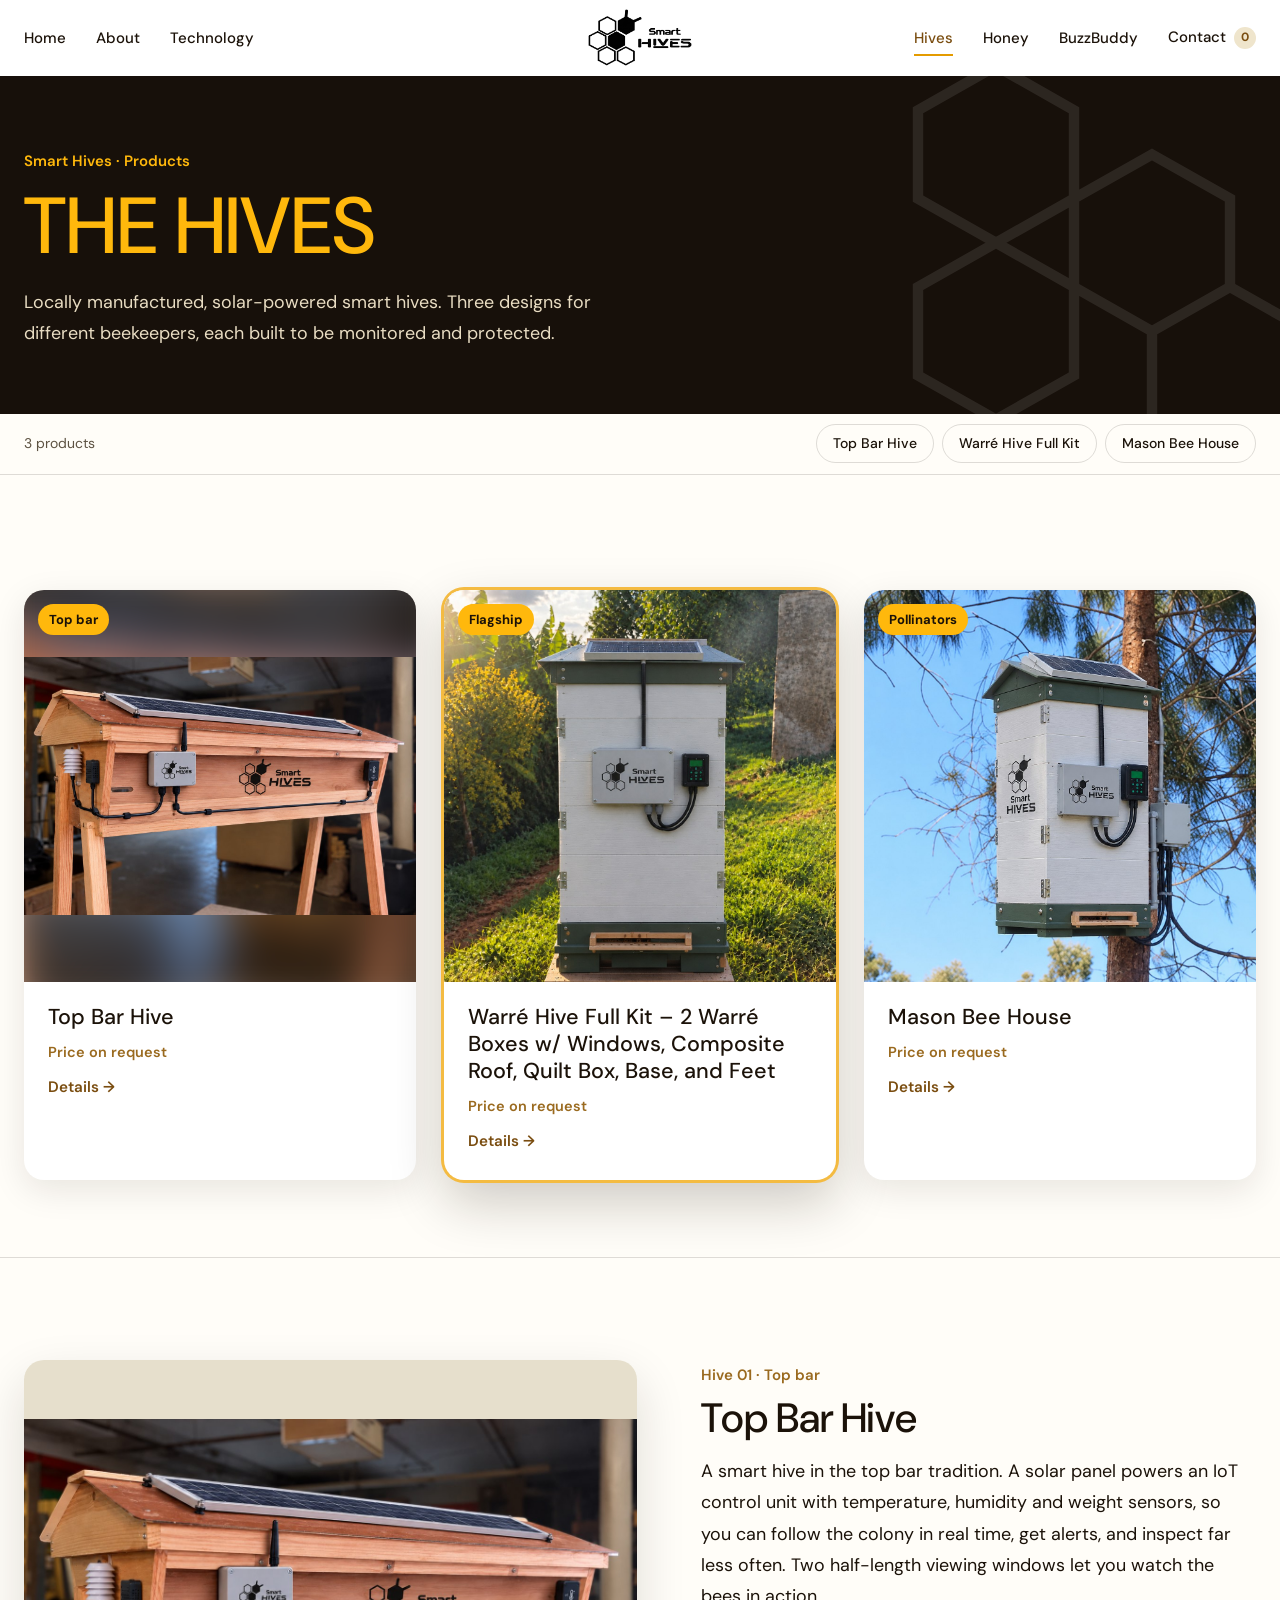
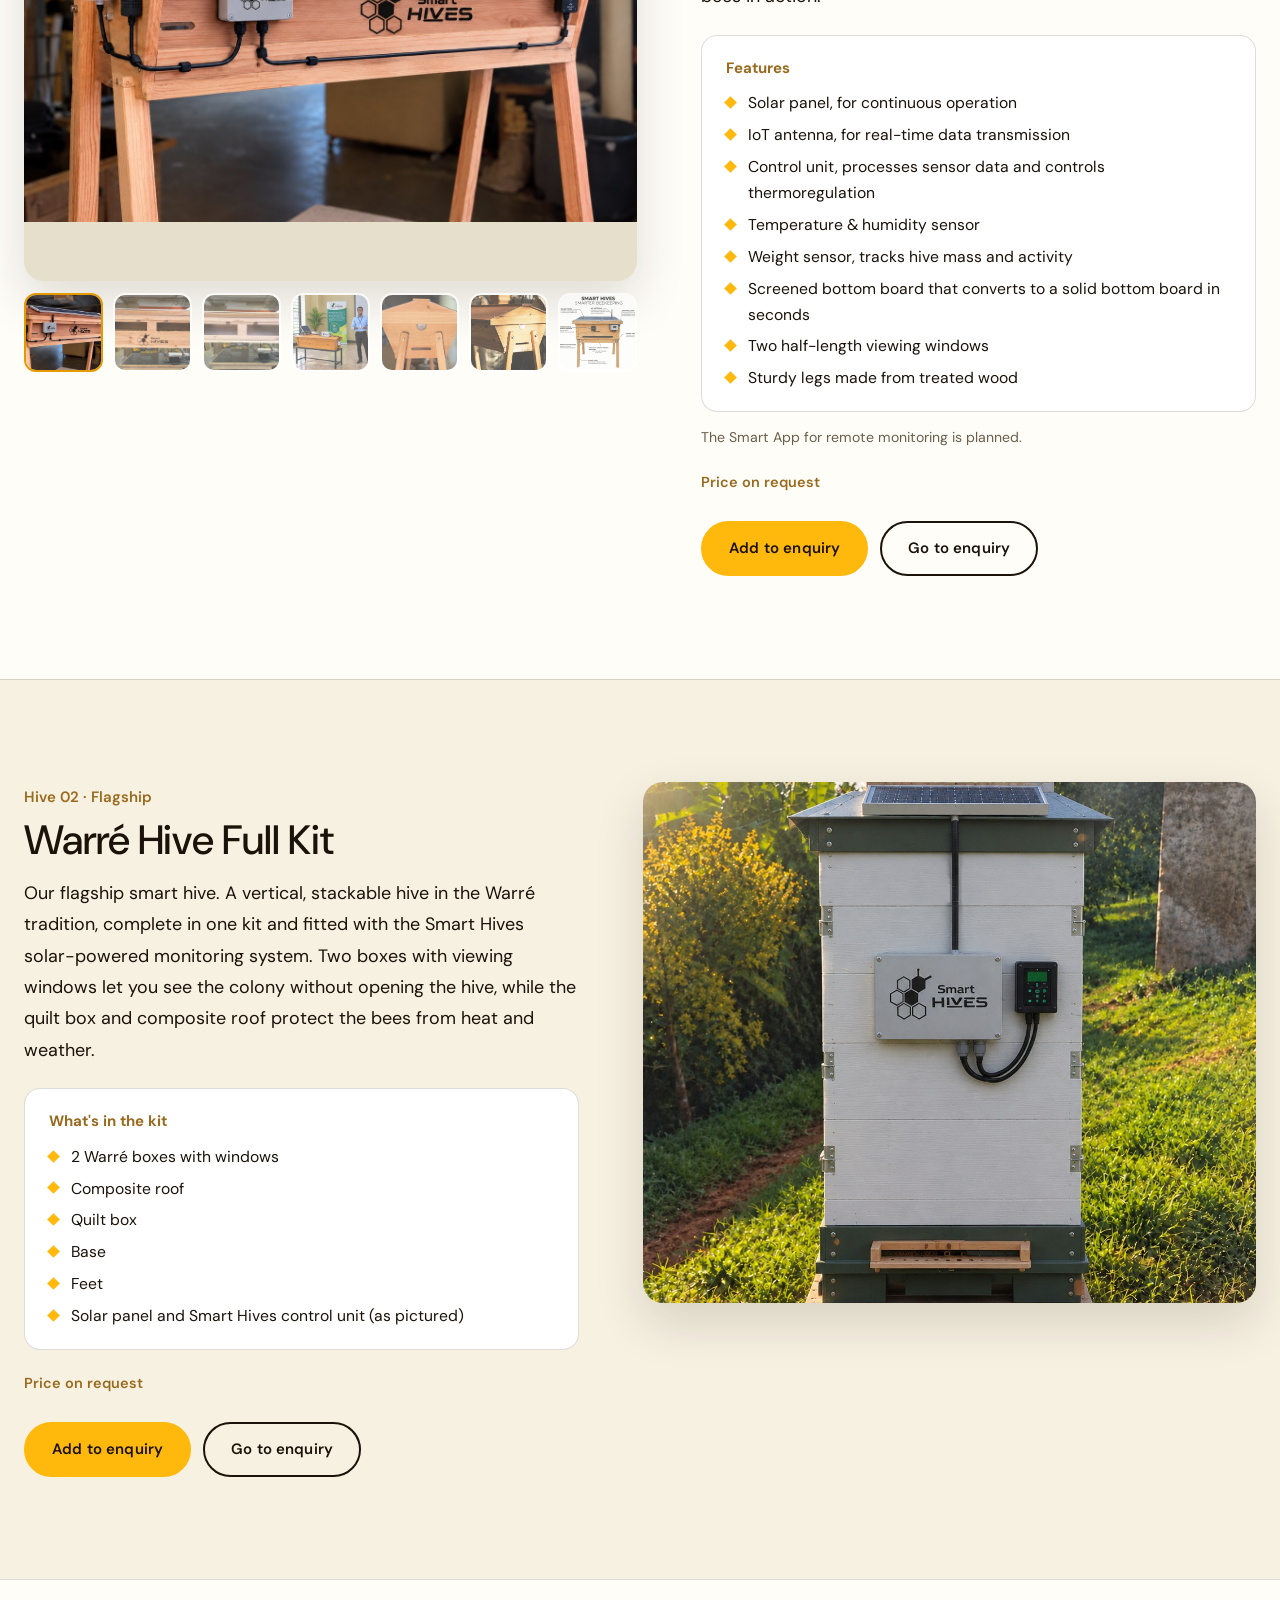
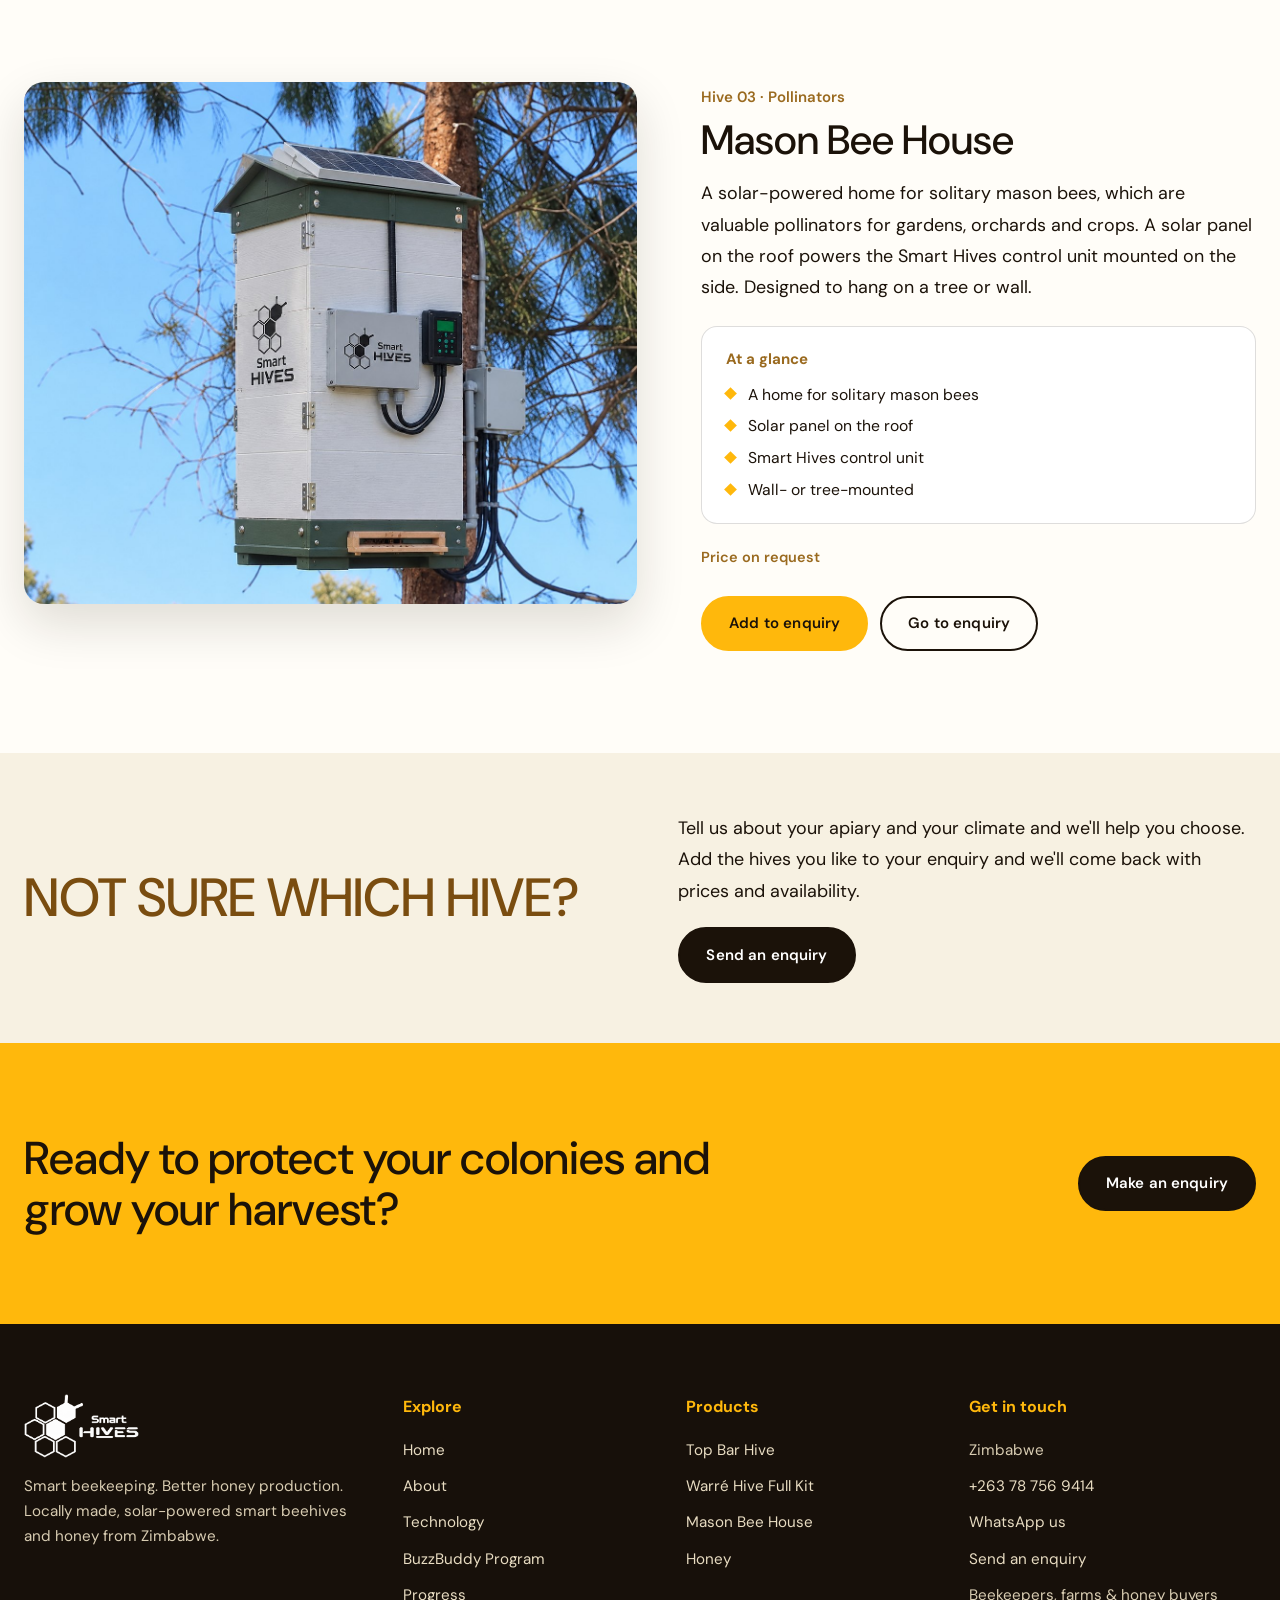
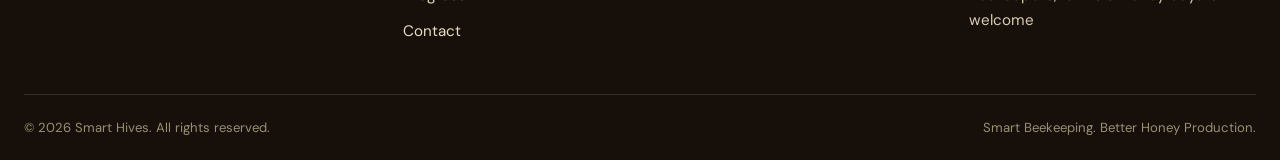
<file: products.html>
<!DOCTYPE html>
<html lang="en">
<head>
<meta charset="UTF-8">
<meta name="viewport" content="width=device-width, initial-scale=1">
<title>Hives — Smart Hives</title>
<meta name="description" content="Smart Hives products: the Warré Hive Full Kit, the Top Bar Hive and the Mason Bee House — locally made, solar-powered smart hives.">
<meta property="og:title" content="Hives — Smart Hives"><meta property="og:description" content="Smart Hives products: the Warré Hive Full Kit, the Top Bar Hive and the Mason Bee House — locally made, solar-powered smart hives.">
<meta property="og:image" content="assets/brand/og-cover.jpg"><meta property="og:type" content="website">
<meta name="theme-color" content="#ffb80c">
<link rel="icon" type="image/png" href="assets/brand/favicon.png?v=2"><link rel="icon" type="image/png" sizes="32x32" href="assets/brand/favicon-32.png?v=2"><link rel="shortcut icon" href="favicon.ico?v=2"><link rel="apple-touch-icon" href="assets/brand/apple-touch-icon.png?v=2">
<link rel="preconnect" href="https://fonts.googleapis.com"><link rel="preconnect" href="https://fonts.gstatic.com" crossorigin>
<link href="https://fonts.googleapis.com/css2?family=DM+Sans:wght@300;400;500;600;700;800;900&family=Lora:ital,wght@0,700;1,400;1,500&display=swap" rel="stylesheet">
<link rel="stylesheet" href="style.css">
</head>
<body>
<a class="skip" href="#main">Skip to content</a>
<header class="nav">
  <div class="nav-in">
    <ul class="nav-links"><li><a href="index.html">Home</a></li><li><a href="about.html">About</a></li><li><a href="index.html#technology">Technology</a></li></ul>
    <a class="brand" href="index.html" aria-label="Smart Hives — home"><img src="assets/brand/logo-black.png" alt="Smart Hives" width="700" height="390"></a>
    <ul class="nav-links right"><li><a href="products.html" aria-current="page">Hives</a></li><li><a href="honey.html">Honey</a></li><li><a href="buzz-buddy.html">BuzzBuddy</a></li><li><a class="enq-link" href="contact.html#enquiry">Contact <span class="enq-count" data-n="0" aria-label="items in your enquiry">0</span></a></li></ul>
    <button class="burger" aria-label="Menu" aria-expanded="false"><span></span></button>
  </div>
</header>
<nav class="drawer" aria-label="Mobile">
  <a href="index.html">Home</a><a href="about.html">About</a><a href="index.html#technology">Technology</a>
  <a href="products.html">Hives</a><a href="honey.html">Honey</a><a href="buzz-buddy.html">BuzzBuddy Program</a>
  <a href="contact.html#enquiry">Contact / Enquiry</a>
</nav>
<main id="main">

<section class="phero dark"><svg class="phero-hex" viewBox="0 0 200 200" fill="none" stroke="currentColor" stroke-width="4" aria-hidden="true"><path d="M60 20l30 17v34L60 88 30 71V37zM120 54l30 17v34l-30 17-30-17V71zM60 88l30 17v34l-30 17-30-17v-34zM150 105l30 17v34l-30 17-30-17v-34z"/></svg>
  <div class="wrap">
    <span class="eyebrow" style="color:var(--gold)">Smart Hives · Products</span>
    <h1 class="display" style="margin-top:12px">The hives</h1>
    <p class="lead" style="color:#e8dcc2">Locally manufactured, solar-powered smart hives. Three designs for different beekeepers, each built to be monitored and protected.</p>
  </div>
</section>

<div class="toolbar"><div class="wrap">
  <span class="count">3 products</span>
  <div class="pill-row"><a class="pill" href="#top-bar">Top Bar Hive</a><a class="pill" href="#warre">Warré Hive Full Kit</a><a class="pill" href="#mason">Mason Bee House</a></div>
</div></div>

<section class="sec" style="padding-bottom:clamp(50px,6vw,80px)">
  <div class="wrap">
    <div class="hive-grid">
      <a class="hive-card rv" href="#top-bar"><div class="im fit" style="--bg:url(assets/hives/top-bar-outdoor.jpg)"><img src="assets/hives/top-bar-outdoor.jpg" alt="Top Bar Hive" loading="lazy"><span class="badge">Top bar</span></div><div class="bd"><h3>Top Bar Hive</h3><span class="price-line">Price on request</span><span class="more">Details →</span></div></a>
      <a class="hive-card flagship rv d1" href="#warre"><div class="im"><img src="assets/hives/warre-hive.jpg" alt="Warré Hive Full Kit" loading="lazy"><span class="badge">Flagship</span></div><div class="bd"><h3>Warré Hive Full Kit – 2 Warré Boxes w/ Windows, Composite Roof, Quilt Box, Base, and Feet</h3><span class="price-line">Price on request</span><span class="more">Details →</span></div></a>
      <a class="hive-card rv d2" href="#mason"><div class="im"><img src="assets/hives/mason-bee-house.jpg" alt="Mason Bee House" loading="lazy"><span class="badge">Pollinators</span></div><div class="bd"><h3>Mason Bee House</h3><span class="price-line">Price on request</span><span class="more">Details →</span></div></a>
    </div>
  </div>
</section>


<section class="hive-detail" id="top-bar"><div class="wrap">
  <div class="hd">
    <div class="gal rv"><div class="gal-main fit"><img src="assets/hives/top-bar-outdoor.jpg" alt="Smart Hives Top Bar Hive with solar panel, antenna and sensors"></div><div class="thumbs"><button type="button" data-src="assets/hives/top-bar-outdoor.jpg" data-alt="Smart Hives Top Bar Hive with solar panel, antenna and sensors" aria-label="Smart Hives Top Bar Hive with solar panel, antenna and sensors" aria-current="true"><img src="assets/hives/top-bar-outdoor.jpg" alt="" loading="lazy"></button><button type="button" data-src="assets/hives/top-bar-hive.jpg" data-alt="Smart Hives Top Bar Hive with Smart Hives branding" aria-label="Smart Hives Top Bar Hive with Smart Hives branding" aria-current="false"><img src="assets/hives/top-bar-hive.jpg" alt="" loading="lazy"></button><button type="button" data-src="assets/hives/top-bar-hive-plain.jpg" data-alt="Top Bar Hive, front view" aria-label="Top Bar Hive, front view" aria-current="false"><img src="assets/hives/top-bar-hive-plain.jpg" alt="" loading="lazy"></button><button type="button" data-src="assets/hives/top-bar-prototype.jpg" data-alt="Top Bar Hive prototype demonstration with solar panel and control unit" aria-label="Top Bar Hive prototype demonstration with solar panel and control unit" aria-current="false"><img src="assets/hives/top-bar-prototype.jpg" alt="" loading="lazy"></button><button type="button" data-src="assets/hives/top-bar-end-detail.jpg" data-alt="Top Bar Hive end view with ventilation port" aria-label="Top Bar Hive end view with ventilation port" aria-current="false"><img src="assets/hives/top-bar-end-detail.jpg" alt="" loading="lazy"></button><button type="button" data-src="assets/hives/top-bar-roof-detail.jpg" data-alt="Top Bar Hive roof and legs detail" aria-label="Top Bar Hive roof and legs detail" aria-current="false"><img src="assets/hives/top-bar-roof-detail.jpg" alt="" loading="lazy"></button><button type="button" data-src="assets/hives/infographic.jpg" data-alt="Top Bar Hive infographic" aria-label="Top Bar Hive infographic" aria-current="false"><img src="assets/hives/infographic.jpg" alt="" loading="lazy"></button></div></div>
    <div class="rv d1">
      <span class="eyebrow">Hive 01 · Top bar</span>
      <h2>Top Bar Hive</h2>
      <div class="lead"><p>A smart hive in the top bar tradition. A solar panel powers an IoT control unit with temperature, humidity and weight sensors, so you can follow the colony in real time, get alerts, and inspect far less often. Two half-length viewing windows let you watch the bees in action.</p></div>
      <div class="kit"><h4>Features</h4><ul><li>Solar panel, for continuous operation</li><li>IoT antenna, for real-time data transmission</li><li>Control unit, processes sensor data and controls thermoregulation</li><li>Temperature &amp; humidity sensor</li><li>Weight sensor, tracks hive mass and activity</li><li>Screened bottom board that converts to a solid bottom board in seconds</li><li>Two half-length viewing windows</li><li>Sturdy legs made from treated wood</li></ul></div>
      <p class="note">The Smart App for remote monitoring is planned.</p>
      <p class="price-line" style="margin-top:22px">Price on request</p>
      <div class="actions"><button class="btn gold" type="button" data-enquire="top-bar" data-name="Top Bar Hive">Add to enquiry</button><a class="btn ghost" href="contact.html#enquiry">Go to enquiry</a></div>
    </div>
  </div>
</div></section>


<section class="hive-detail" id="warre"><div class="wrap">
  <div class="hd flip">
    <div class="gal rv"><div class="gal-main"><img src="assets/hives/warre-hive.jpg" alt="Warré Hive Full Kit with solar panel and Smart Hives control unit"></div></div>
    <div class="rv d1">
      <span class="eyebrow">Hive 02 · Flagship</span>
      <h2>Warré Hive Full Kit</h2>
      <div class="lead"><p>Our flagship smart hive. A vertical, stackable hive in the Warré tradition, complete in one kit and fitted with the Smart Hives solar-powered monitoring system. Two boxes with viewing windows let you see the colony without opening the hive, while the quilt box and composite roof protect the bees from heat and weather.</p></div>
      <div class="kit"><h4>What's in the kit</h4><ul><li>2 Warré boxes with windows</li><li>Composite roof</li><li>Quilt box</li><li>Base</li><li>Feet</li><li>Solar panel and Smart Hives control unit (as pictured)</li></ul></div>
      
      <p class="price-line" style="margin-top:22px">Price on request</p>
      <div class="actions"><button class="btn gold" type="button" data-enquire="warre" data-name="Warré Hive Full Kit">Add to enquiry</button><a class="btn ghost" href="contact.html#enquiry">Go to enquiry</a></div>
    </div>
  </div>
</div></section>


<section class="hive-detail" id="mason"><div class="wrap">
  <div class="hd">
    <div class="gal rv"><div class="gal-main"><img src="assets/hives/mason-bee-house.jpg" alt="Smart Hives Mason Bee House mounted on a tree, with solar panel and control unit"></div></div>
    <div class="rv d1">
      <span class="eyebrow">Hive 03 · Pollinators</span>
      <h2>Mason Bee House</h2>
      <div class="lead"><p>A solar-powered home for solitary mason bees, which are valuable pollinators for gardens, orchards and crops. A solar panel on the roof powers the Smart Hives control unit mounted on the side. Designed to hang on a tree or wall.</p></div>
      <div class="kit"><h4>At a glance</h4><ul><li>A home for solitary mason bees</li><li>Solar panel on the roof</li><li>Smart Hives control unit</li><li>Wall- or tree-mounted</li></ul></div>
      
      <p class="price-line" style="margin-top:22px">Price on request</p>
      <div class="actions"><button class="btn gold" type="button" data-enquire="mason" data-name="Mason Bee House">Add to enquiry</button><a class="btn ghost" href="contact.html#enquiry">Go to enquiry</a></div>
    </div>
  </div>
</div></section>

<section class="sec cream" style="padding:60px 0"><div class="wrap split center">
  <div><h2 class="h2">Not sure which hive?</h2></div>
  <div class="lead"><p>Tell us about your apiary and your climate and we'll help you choose. Add the hives you like to your enquiry and we'll come back with prices and availability.</p><p style="margin-top:20px"><a class="btn" href="contact.html#enquiry">Send an enquiry</a></p></div>
</div></section>
<section class="cta"><div class="wrap">
  <h2>Ready to protect your colonies and grow your harvest?</h2>
  <div><a class="btn" href="contact.html#enquiry">Make an enquiry</a></div>
</div></section>

</main>
<footer class="footer">
  <div class="wrap">
    <div class="f-grid">
      <div>
        <img class="fl" src="assets/brand/logo-white.png" alt="Smart Hives" width="700" height="390">
        <p>Smart beekeeping. Better honey production.<br>Locally made, solar-powered smart beehives and honey from Zimbabwe.</p>
      </div>
      <div><h4>Explore</h4><ul>
        <li><a href="index.html">Home</a></li><li><a href="about.html">About</a></li>
        <li><a href="index.html#technology">Technology</a></li><li><a href="buzz-buddy.html">BuzzBuddy Program</a></li><li><a href="index.html#progress">Progress</a></li><li><a href="contact.html">Contact</a></li></ul></div>
      <div><h4>Products</h4><ul>
        <li><a href="products.html#top-bar">Top Bar Hive</a></li>
        <li><a href="products.html#warre">Warré Hive Full Kit</a></li>
        <li><a href="products.html#mason">Mason Bee House</a></li>
        <li><a href="honey.html">Honey</a></li></ul></div>
      <div><h4>Get in touch</h4><ul>
        <li>Zimbabwe</li>
        <li><a href="tel:+263787569414">+263 78 756 9414</a></li>
        <li><a href="https://wa.me/263787569414">WhatsApp us</a></li>
        <li><a href="contact.html#enquiry">Send an enquiry</a></li>
        <li>Beekeepers, farms &amp; honey buyers welcome</li></ul></div>
    </div>
    <div class="f-bottom"><span>© 2026 Smart Hives. All rights reserved.</span><span>Smart Beekeeping. Better Honey Production.</span></div>
  </div>
</footer>
<script src="script.js"></script>
</body>
</html>
</file>
<file: style.css>
/* =========================================================
   SMART HIVES — style.css
   Look: cream + brown + honey-gold, white nav with centred logo,
   mono hero headline, dark footer (after the iGEM reference).
   Details: green serif headings, alternating rows, 3-up cards
   (after the "details" references).
   ========================================================= */
:root{
  --cream:#f7f1e2;
  --cream-2:#efe5cc;
  --paper:#fffdf8;
  --ink:#1b1209;
  --brown:#7a4d10;
  --brown-2:#9a6a1f;
  --gold:#ffb80c;
  --gold-deep:#e49b00;
  --green:#f4bb42;
  --orange:#f4bb42;
  --green-2:#f4bb42;
  --dark:#17100a;
  --dark-2:#241a10;
  --line:rgba(27,18,9,.14);
  --radius:18px;
  --maxw:1240px;
  --nav-h:76px;
  --f-body:"DM Sans",system-ui,-apple-system,"Segoe UI",Roboto,sans-serif;
  --f-head:"DM Sans",system-ui,-apple-system,"Segoe UI",Roboto,sans-serif;
  --f-mono:var(--f-body);
  --f-display:"DM Sans",system-ui,-apple-system,"Segoe UI",Roboto,sans-serif;
  --f-serif:"Lora",Georgia,"Times New Roman",serif;
}
*{box-sizing:border-box;margin:0;padding:0}
html{scroll-behavior:smooth;scroll-padding-top:calc(var(--nav-h) + 12px)}
body{font-family:var(--f-body);color:var(--ink);background:var(--paper);line-height:1.65;font-size:17px;-webkit-font-smoothing:antialiased;overflow-x:hidden}
img{max-width:100%;display:block}
a{color:inherit}
button{font:inherit;cursor:pointer}
.wrap{width:min(var(--maxw),100% - 48px);margin-inline:auto}
.skip{position:absolute;left:-999px;top:0;background:var(--ink);color:#fff;padding:10px 16px;z-index:200}
.skip:focus{left:8px;top:8px}
:focus-visible{outline:3px solid var(--gold);outline-offset:3px;border-radius:4px}

/* ---------- NAV ---------- */
.nav{position:fixed;inset:0 0 auto 0;height:var(--nav-h);background:#fff;z-index:100;border-bottom:1px solid transparent;transition:box-shadow .3s,border-color .3s}
.nav.scrolled{box-shadow:0 6px 24px rgba(27,18,9,.08);border-color:var(--line)}
.nav-in{height:100%;width:min(1400px,100% - 48px);margin-inline:auto;display:grid;grid-template-columns:1fr auto 1fr;align-items:center;gap:24px}
.nav-links{display:flex;gap:30px;align-items:center;list-style:none}
.nav-links.right{justify-content:flex-end}
.nav-links a{text-decoration:none;font-size:15px;font-weight:500;padding:6px 0;position:relative;white-space:nowrap}
.nav-links a::after{content:"";position:absolute;left:0;right:0;bottom:-2px;height:2px;background:var(--gold-deep);transform:scaleX(0);transform-origin:left;transition:transform .3s}
.nav-links a:hover::after,.nav-links a[aria-current="page"]::after{transform:scaleX(1)}
.nav-links a[aria-current="page"]{color:var(--brown)}
.brand{display:block;height:calc(var(--nav-h) - 18px)}
.brand img{height:100%;width:auto;object-fit:contain}
.enq-link{display:inline-flex;align-items:center;gap:8px}
.enq-count{background:var(--ink);color:var(--gold);font-size:12px;font-weight:700;min-width:22px;height:22px;border-radius:11px;display:inline-grid;place-items:center;padding:0 6px}
.enq-count[data-n="0"]{background:var(--cream-2);color:var(--brown)}
.burger{display:none;background:none;border:0;width:44px;height:44px;justify-self:end;position:relative}
.burger span,.burger span::before,.burger span::after{content:"";position:absolute;left:10px;right:10px;height:2px;background:var(--ink);transition:.3s}
.burger span{top:21px}.burger span::before{left:0;right:0;top:-7px}.burger span::after{left:0;right:0;top:7px}
.burger[aria-expanded="true"] span{background:transparent}
.burger[aria-expanded="true"] span::before{top:0;transform:rotate(45deg)}
.burger[aria-expanded="true"] span::after{top:0;transform:rotate(-45deg)}
.drawer{display:none}

/* ---------- TYPE ---------- */
.eyebrow{font-family:var(--f-mono);font-size:12.5px;letter-spacing:.16em;text-transform:uppercase;color:var(--brown-2);display:inline-block}
.display{font-family:var(--f-head);font-weight:400;text-transform:uppercase;color:var(--brown);line-height:1.02;font-size:clamp(2.6rem,6.2vw,5.2rem);letter-spacing:.005em}
.h2{font-family:var(--f-head);font-weight:400;text-transform:uppercase;color:var(--brown);line-height:1.05;font-size:clamp(2rem,4.2vw,3.5rem)}
.serif-h{font-family:var(--f-serif);font-weight:700;color:var(--orange);line-height:1.2;font-size:clamp(1.5rem,2.6vw,2.2rem)}
.serif-p{font-family:var(--f-serif);font-style:italic;color:#2a2a1a;font-size:1.06rem;line-height:1.75}
.lead{font-size:1.12rem;line-height:1.75}
.lead p+p,.prose p+p{margin-top:1.1em}
.muted{color:#5d5242}

/* ---------- BUTTONS ---------- */
.btn{display:inline-flex;align-items:center;gap:10px;background:var(--ink);color:#fff;border:2px solid var(--ink);padding:13px 26px;border-radius:999px;font-weight:600;font-size:15px;text-decoration:none;transition:.25s;letter-spacing:.01em}
.btn:hover{background:var(--gold);border-color:var(--gold);color:var(--ink);transform:translateY(-2px)}
.btn.gold{background:var(--gold);border-color:var(--gold);color:var(--ink)}
.btn.gold:hover{background:#fff;border-color:#fff}
.btn.ghost{background:transparent;color:var(--ink)}
.btn.ghost:hover{background:var(--ink);color:#fff;border-color:var(--ink)}
.btn.ghost.light{color:#fff;border-color:rgba(255,255,255,.7)}
.btn.ghost.light:hover{background:#fff;color:var(--ink);border-color:#fff}
.btn.sm{padding:9px 18px;font-size:14px}
.btn[aria-pressed="true"],.btn.added{background:var(--green);border-color:var(--green);color:#fff}

/* ---------- HERO ---------- */
.hero{position:relative;min-height:100svh;padding:var(--nav-h) 0 96px;display:grid;place-items:center;overflow:hidden;background:var(--dark)}
.hero-bg{position:absolute;inset:0;background:url(assets/hives/garden-apiary.jpg) center/cover;filter:blur(7px) saturate(1.05);transform:scale(1.08)}
.hero-bg::after{content:"";position:absolute;inset:0;background:linear-gradient(180deg,rgba(23,16,10,.35),rgba(23,16,10,.55))}
.hero-panel{position:relative;z-index:2;width:min(1120px,100% - 40px);background:rgba(251,249,243,.93);backdrop-filter:blur(6px);border-radius:26px;padding:clamp(34px,6vw,84px) clamp(24px,5vw,72px);box-shadow:0 40px 90px rgba(0,0,0,.45);overflow:hidden}
.hex-deco{position:absolute;right:-60px;top:-60px;width:300px;opacity:.12;pointer-events:none}
.hero h1{font-family:var(--f-display);font-weight:700;text-transform:uppercase;line-height:1.08;font-size:clamp(2.1rem,6.8vw,6rem);letter-spacing:-.02em;color:var(--ink)}
.hero h1 .l{display:block}
.hero h1 .cut{display:inline-block;background:url(assets/hives/top-bar-hive.jpg) 50% 45%/cover;-webkit-background-clip:text;background-clip:text;color:transparent;-webkit-text-fill-color:transparent;padding-right:.02em}
.hero h1 .g{color:var(--orange)}
.hero-sub{margin-top:clamp(22px,3vw,38px);max-width:620px;font-size:clamp(1rem,1.5vw,1.2rem);color:#3b3226}
.hero-cta{margin-top:30px;display:flex;gap:14px;flex-wrap:wrap}
.scroll-cue{position:absolute;z-index:3;right:30px;bottom:32px;writing-mode:vertical-rl;color:#fff;font-family:var(--f-mono);font-size:12px;letter-spacing:.2em;text-transform:uppercase;display:flex;align-items:center;gap:12px;opacity:.85}
.scroll-cue::after{content:"";width:1px;height:54px;background:#fff;animation:cue 2s infinite}
@keyframes cue{0%{transform:scaleY(0);transform-origin:top}50%{transform:scaleY(1);transform-origin:top}51%{transform-origin:bottom}100%{transform:scaleY(0);transform-origin:bottom}}
.hero-chips{position:absolute;z-index:3;left:50%;transform:translateX(-50%);bottom:26px;display:flex;gap:10px;flex-wrap:wrap;justify-content:center;width:min(1000px,100% - 40px)}
.chip{font-family:var(--f-mono);font-size:12px;letter-spacing:.08em;text-transform:uppercase;background:rgba(255,255,255,.14);backdrop-filter:blur(8px);border:1px solid rgba(255,255,255,.4);color:#fff;padding:7px 14px;border-radius:99px}

/* page hero (inner pages) */
.phero{padding:calc(var(--nav-h) + 70px) 0 64px;background:var(--cream);position:relative;overflow:hidden}
.phero.dark{background:var(--dark);color:#fff}
.phero.dark .display{color:var(--gold)}
.phero .wrap{position:relative;z-index:1}
.phero p{max-width:640px;margin-top:20px}
.phero-hex{position:absolute;right:-80px;bottom:-120px;width:520px;opacity:.09}

/* ---------- SECTIONS ---------- */
section{position:relative}
.sec{padding:clamp(70px,9vw,130px) 0}
.sec.cream{background:var(--cream)}
.sec.cream2{background:var(--cream-2)}
.sec.dark{background:var(--dark);color:#f3e9d3}
.sec.dark .h2{color:var(--gold)}
.sec.dark .eyebrow{color:var(--gold)}
.split{display:grid;grid-template-columns:1fr 1fr;gap:clamp(30px,6vw,90px);align-items:start}
.split.center{align-items:center}
.sec-head{margin-bottom:clamp(36px,5vw,64px)}

/* tiles (gold-and-ghana style strip) */
.tile-band{background:radial-gradient(ellipse at 50% 30%,#3b2a14 0%,#1b1209 70%);padding:clamp(30px,4vw,56px) 0;margin-top:clamp(40px,6vw,80px)}
.tiles{display:grid;grid-template-columns:repeat(4,1fr);gap:clamp(12px,2vw,24px)}
.tile{position:relative;aspect-ratio:3/4;overflow:hidden;border-radius:6px;background:#000}
.tile img{width:100%;height:100%;object-fit:cover;transition:transform .8s}
.tile:hover img{transform:scale(1.06)}
.tile.arch{border-radius:200px 200px 6px 6px}
.tile figcaption{position:absolute;left:0;right:0;bottom:0;padding:34px 14px 12px;background:linear-gradient(transparent,rgba(0,0,0,.75));color:#fff;font-family:var(--f-mono);font-size:11.5px;letter-spacing:.1em;text-transform:uppercase}

/* statement */
.statement{font-family:var(--f-head);font-weight:300;font-size:clamp(1.6rem,3.2vw,2.7rem);line-height:1.25;color:var(--ink);max-width:1000px}
.statement em{font-style:normal;color:var(--orange);font-weight:500}

/* problem list */
.problems{display:grid;grid-template-columns:repeat(3,1fr);gap:22px;margin-top:48px}
.prob{border-top:2px solid var(--gold);padding-top:20px}
.prob b{font-family:var(--f-mono);color:var(--gold);font-size:14px;letter-spacing:.1em}
.prob h3{font-family:var(--f-head);font-weight:500;font-size:1.45rem;color:#fff;margin:8px 0 8px;line-height:1.2}
.prob p{color:#d9cdb2;font-size:.98rem}

/* detail rows (alternating image + serif text) */
.rows{display:grid;gap:clamp(48px,7vw,96px)}
.row{display:grid;grid-template-columns:1fr 1fr;gap:clamp(28px,5vw,72px);align-items:center}
.row.flip .row-media{order:2}
.row-media img{width:100%;border-radius:14px;box-shadow:0 18px 44px rgba(27,18,9,.16);aspect-ratio:4/3;object-fit:cover}
.row-media.contain img{object-fit:contain;background:#fff;aspect-ratio:auto}
.row-text .serif-h{margin-bottom:14px}
.row-text .num{font-family:var(--f-serif);font-weight:700;color:var(--orange)}
.ticks{list-style:none;margin-top:18px;display:grid;gap:10px}
.ticks li{font-family:var(--f-serif);font-style:italic;padding-left:30px;position:relative;line-height:1.5}
.ticks li::before{content:"";position:absolute;left:0;top:.38em;width:16px;height:18px;background:var(--gold);clip-path:polygon(50% 0,100% 25%,100% 75%,50% 100%,0 75%,0 25%)}

/* 3-up captioned cards (drone-card style) */
.cards3{display:grid;grid-template-columns:repeat(3,1fr);gap:26px}
.cap-card{display:block;text-decoration:none}
.cap-card .im{border:2px solid var(--green-2);border-radius:var(--radius);overflow:hidden;background:#fff;aspect-ratio:4/3;box-shadow:0 8px 0 rgba(244,187,66,.35)}
.cap-card .im img{width:100%;height:100%;object-fit:cover;transition:transform .7s}
.cap-card:hover .im img{transform:scale(1.05)}
.cap-card h3{font-family:var(--f-serif);font-weight:700;font-size:1.08rem;margin-top:14px}
.cap-card p{font-family:var(--f-serif);font-style:italic;font-size:.97rem;color:#4a4332;margin-top:4px}

/* infographic */
.info-wrap{background:#fff;border-radius:22px;padding:clamp(10px,2vw,24px);box-shadow:0 22px 60px rgba(27,18,9,.14)}
.info-wrap img{width:100%;border-radius:14px}
.spec-list{display:grid;gap:0;margin-top:22px;border-top:1px solid var(--line)}
.spec{display:grid;grid-template-columns:200px 1fr;gap:20px;padding:15px 0;border-bottom:1px solid var(--line)}
.spec b{font-family:var(--f-head);font-weight:500;color:var(--brown);font-size:1.05rem}
.spec span{font-size:.98rem;color:#3a3226}
.tag{display:inline-block;font-family:var(--f-mono);font-size:11px;letter-spacing:.08em;text-transform:uppercase;border:1px solid currentColor;border-radius:99px;padding:2px 9px;margin-left:8px;vertical-align:middle;color:var(--brown)}
.tag.plan{color:var(--brown-2)}

/* hive cards */
.hive-grid{display:grid;grid-template-columns:repeat(3,1fr);gap:28px}
.hive-card{background:#fff;border-radius:20px;overflow:hidden;box-shadow:0 10px 34px rgba(27,18,9,.1);display:flex;flex-direction:column;transition:transform .35s,box-shadow .35s;text-decoration:none}
.hive-card:hover{transform:translateY(-6px);box-shadow:0 22px 50px rgba(27,18,9,.18)}
.hive-card .im{aspect-ratio:1/1;background:var(--cream);overflow:hidden;position:relative}
.hive-card .im img{width:100%;height:100%;object-fit:cover;transition:transform .8s}
.hive-card:hover .im img{transform:scale(1.05)}
.badge{position:absolute;left:14px;top:14px;background:var(--gold);color:var(--ink);font-family:var(--f-mono);font-size:11px;font-weight:700;letter-spacing:.1em;text-transform:uppercase;padding:5px 11px;border-radius:99px}
.hive-card .bd{padding:22px 24px 26px;display:flex;flex-direction:column;gap:10px;flex:1}
.hive-card h3{font-family:var(--f-head);font-weight:500;font-size:1.35rem;line-height:1.25;color:var(--ink)}
.hive-card p{font-size:.96rem;color:#4b4132;flex:1}
.hive-card .more{font-weight:600;color:var(--brown);font-size:.95rem}
.price-line{font-family:var(--f-mono);font-size:12px;letter-spacing:.08em;text-transform:uppercase;color:var(--brown-2)}

/* honey strip */
.honey-strip{display:grid;grid-template-columns:repeat(6,1fr);gap:14px;margin-top:44px}
.honey-strip a{background:var(--dark);border-radius:14px;overflow:hidden;aspect-ratio:3/4;display:block}
.honey-strip img{width:100%;height:100%;object-fit:cover;transition:transform .6s}
.honey-strip a:hover img{transform:scale(1.07)}

/* timeline */
.timeline{display:grid;gap:0;border-left:2px solid var(--gold);margin-left:8px}
.tl{padding:0 0 38px 34px;position:relative}
.tl::before{content:"";position:absolute;left:-9px;top:5px;width:16px;height:16px;background:var(--gold);clip-path:polygon(50% 0,100% 25%,100% 75%,50% 100%,0 75%,0 25%)}
.tl.plan::before{background:var(--gold);opacity:.4}
.tl .when{font-family:var(--f-mono);font-size:12px;letter-spacing:.12em;text-transform:uppercase;color:var(--brown-2)}
.tl h3{font-family:var(--f-head);font-weight:500;font-size:1.4rem;margin:4px 0 6px}
.tl p{color:#4b4132;max-width:520px}
.status{display:inline-block;font-family:var(--f-mono);font-size:10.5px;letter-spacing:.1em;text-transform:uppercase;padding:2px 9px;border-radius:99px;background:var(--green);color:#fff;margin-left:10px;vertical-align:middle}
.status.plan{background:transparent;border:1px solid var(--brown-2);color:var(--brown-2)}

/* partner carousel (3D cards) */
.partners{background:var(--dark-2);padding:clamp(60px,8vw,100px) 0 clamp(40px,6vw,70px);color:#fff;text-align:center;overflow:hidden}
.partners h2{font-family:var(--f-head);font-weight:400;font-size:clamp(1.7rem,3vw,2.4rem);margin-bottom:46px}
.pcar{display:flex;justify-content:center;align-items:center;gap:26px;perspective:1100px;min-height:220px;padding:0 20px}
.pcard{flex:0 0 auto;width:clamp(180px,22vw,260px);height:150px;background:#f7f1e2;color:var(--ink);border-radius:14px;display:grid;place-items:center;padding:18px;text-align:center;box-shadow:0 22px 40px rgba(0,0,0,.4);transition:transform .6s,opacity .6s;font-family:var(--f-head);font-weight:500;line-height:1.25;font-size:1.05rem}
.pcard small{display:block;font-family:var(--f-mono);font-size:10.5px;letter-spacing:.1em;text-transform:uppercase;color:var(--brown-2);margin-top:6px;font-weight:400}
.pcard.c0{transform:rotateY(34deg) scale(.82);opacity:.7}
.pcard.c1{transform:scale(1.06)}
.pcard.c2{transform:rotateY(-34deg) scale(.82);opacity:.7}
.pcard.c3,.pcard.c4{display:none}
.pdots{display:flex;gap:8px;justify-content:center;margin-top:30px}
.pdots button{width:10px;height:10px;border-radius:50%;border:0;background:rgba(255,255,255,.3)}
.pdots button[aria-current="true"]{background:var(--gold)}

/* CTA band */
.cta{background:var(--gold);padding:clamp(54px,7vw,90px) 0}
.cta .wrap{display:flex;justify-content:space-between;gap:30px;align-items:center;flex-wrap:wrap}
.cta h2{font-family:var(--f-head);font-weight:500;font-size:clamp(1.8rem,3.6vw,3rem);line-height:1.1;max-width:720px}

/* collage (Built for bees) */
.collage{position:relative;aspect-ratio:1/1;max-width:560px}
.collage img{position:absolute;object-fit:cover;box-shadow:0 18px 44px rgba(27,18,9,.2)}
.collage .a{inset:0 0 22% 14%;width:86%;height:78%;border-radius:6px}
.collage .b{left:0;bottom:0;width:46%;height:44%;border-radius:6px;border:6px solid var(--paper)}
.collage .c{right:0;bottom:0;width:48%;height:30%;border-radius:6px;border:6px solid var(--paper)}
.big-quote h2{font-family:var(--f-head);font-weight:600;font-size:clamp(2rem,3.6vw,3rem);line-height:1.1}

/* ---------- PRODUCT PAGE ---------- */
.toolbar{position:sticky;top:var(--nav-h);z-index:50;background:var(--paper);border-bottom:1px solid var(--line)}
.toolbar .wrap{display:flex;justify-content:space-between;align-items:center;gap:16px;min-height:60px;flex-wrap:wrap;padding:8px 0}
.toolbar .count{font-size:14px;color:#5d5242}
.pill-row{display:flex;gap:8px;flex-wrap:wrap}
.pill{background:transparent;border:1px solid var(--line);border-radius:99px;padding:7px 16px;font-size:14px;font-weight:500;text-decoration:none;color:var(--ink);transition:.2s}
.pill:hover,.pill.on{background:var(--ink);color:#fff;border-color:var(--ink)}
.hive-detail{padding:clamp(60px,8vw,110px) 0;border-top:1px solid var(--line)}
.hive-detail:nth-of-type(even){background:var(--cream)}
.hd{display:grid;grid-template-columns:1.05fr .95fr;gap:clamp(30px,5vw,80px);align-items:start}
.hd.flip{grid-template-columns:.95fr 1.05fr}
.hd.flip .gal{order:2}
.gal{position:sticky;top:calc(var(--nav-h) + 80px)}
.gal-main{border-radius:20px;overflow:hidden;background:#fff;box-shadow:0 20px 50px rgba(27,18,9,.14);aspect-ratio:4/3.4}
.gal-main img{width:100%;height:100%;object-fit:cover}
.thumbs{display:flex;gap:10px;margin-top:12px}
.thumbs button{flex:1;max-width:110px;aspect-ratio:1;border:2px solid transparent;border-radius:12px;overflow:hidden;padding:0;background:#fff;opacity:.7;transition:.2s}
.thumbs button img{width:100%;height:100%;object-fit:cover}
.thumbs button[aria-current="true"],.thumbs button:hover{opacity:1;border-color:var(--gold-deep)}
.hd h2{font-family:var(--f-head);font-weight:500;font-size:clamp(1.8rem,3.2vw,2.7rem);line-height:1.12;margin:8px 0 14px}
.hd .kit{margin-top:22px;background:#fff;border:1px solid var(--line);border-radius:16px;padding:20px 24px}
.hd .kit h4{font-family:var(--f-mono);font-size:12px;letter-spacing:.14em;text-transform:uppercase;color:var(--brown-2);margin-bottom:10px}
.kit ul{list-style:none;display:grid;gap:6px}
.kit li{padding-left:22px;position:relative;font-size:.98rem}
.kit li::before{content:"";position:absolute;left:0;top:.5em;width:9px;height:9px;background:var(--gold);transform:rotate(45deg)}
.hd .actions{display:flex;gap:12px;flex-wrap:wrap;margin-top:26px}
.note{font-size:.88rem;color:#6a5e4b;margin-top:14px}

/* honey page */
.honey-grid{display:grid;grid-template-columns:repeat(4,1fr);gap:24px}
.hcard{background:var(--dark);border-radius:20px;overflow:hidden;display:flex;flex-direction:column;color:#f3e9d3;transition:transform .35s,box-shadow .35s}
.hcard:hover{transform:translateY(-6px);box-shadow:0 24px 50px rgba(27,18,9,.3)}
.hcard .im{aspect-ratio:900/1100;overflow:hidden;background:#0b0907}
.hcard .im img{width:100%;height:100%;object-fit:cover;transition:transform .7s}
.hcard:hover .im img{transform:scale(1.04)}
.hcard .bd{padding:18px 20px 22px;display:flex;flex-direction:column;gap:6px;flex:1}
.hcard .kind{font-family:var(--f-mono);font-size:11px;letter-spacing:.12em;text-transform:uppercase;color:var(--gold)}
.hcard h3{font-family:var(--f-head);font-weight:500;font-size:1.2rem;line-height:1.2;color:#fff}
.hcard p{font-size:.92rem;color:#cfc2a6;flex:1}
.hcard .sz{font-size:.85rem;color:#a99c80}
.hcard .btn{margin-top:12px;justify-content:center}
.hcard .btn.gold{width:100%}
.hide{display:none!important}
.proof{display:grid;grid-template-columns:repeat(3,1fr);gap:22px}
.proof div{background:#fff;border-radius:16px;padding:26px;border:1px solid var(--line)}
.proof b{font-family:var(--f-mono);font-size:12px;letter-spacing:.14em;text-transform:uppercase;color:var(--brown-2)}
.proof h3{font-family:var(--f-head);font-weight:500;font-size:1.35rem;margin:6px 0 8px}
.pending{border:2px dashed var(--brown-2);border-radius:16px;padding:22px 26px;background:rgba(255,184,12,.1);margin-top:30px}

/* contact */
.contact-grid{display:grid;grid-template-columns:1.15fr .85fr;gap:clamp(30px,5vw,70px);align-items:start}
.form{display:grid;gap:18px}
.fld{display:grid;gap:6px}
.fld label{font-weight:600;font-size:.92rem}
.fld input,.fld textarea,.fld select{font:inherit;padding:14px 16px;border:1.5px solid rgba(27,18,9,.25);border-radius:12px;background:#fff;color:var(--ink);width:100%}
.fld input:focus,.fld textarea:focus,.fld select:focus{outline:none;border-color:var(--gold-deep);box-shadow:0 0 0 4px rgba(255,184,12,.25)}
.fld textarea{min-height:140px;resize:vertical}
.two{display:grid;grid-template-columns:1fr 1fr;gap:18px}
.enq-box{background:var(--cream);border-radius:20px;padding:26px 28px;position:sticky;top:calc(var(--nav-h) + 24px)}
.enq-box h3{font-family:var(--f-head);font-weight:500;font-size:1.5rem;margin-bottom:6px}
.enq-list{list-style:none;margin:16px 0;display:grid;gap:10px}
.enq-list li{display:flex;justify-content:space-between;align-items:center;gap:12px;background:#fff;border-radius:12px;padding:10px 14px;font-size:.96rem}
.enq-list button{background:none;border:0;color:var(--brown);font-weight:600;font-size:.85rem;text-decoration:underline}
.enq-empty{font-size:.95rem;color:#5d5242;margin:12px 0}
.info-line{display:flex;gap:12px;margin-top:18px;font-size:.98rem}
.info-line b{min-width:96px;font-family:var(--f-mono);font-size:12px;letter-spacing:.1em;text-transform:uppercase;color:var(--brown-2);padding-top:3px}
.ready{display:none;background:#fff;border:2px solid var(--green);border-radius:16px;padding:24px;margin-top:20px}
.ready.show{display:block}
.ready pre{white-space:pre-wrap;font-family:var(--f-mono);font-size:.85rem;background:var(--cream);padding:16px;border-radius:10px;margin:12px 0;max-height:280px;overflow:auto}

/* ---------- FOOTER ---------- */
.footer{background:var(--dark);color:#d8ccb2;padding:70px 0 0;font-size:.95rem}
.f-grid{display:grid;grid-template-columns:1.4fr 1fr 1fr 1.2fr;gap:44px;padding-bottom:50px}
.footer img.fl{height:64px;width:auto;margin-bottom:16px}
.footer h4{font-family:var(--f-mono);font-size:12px;letter-spacing:.2em;text-transform:uppercase;color:var(--gold);margin-bottom:18px;font-weight:400}
.footer ul{list-style:none;display:grid;gap:11px}
.footer a{text-decoration:none;color:#e8dcc2}
.footer a:hover{color:var(--gold)}
.f-bottom{border-top:1px solid rgba(255,255,255,.12);padding:22px 0;font-size:.82rem;color:#9a8e75;display:flex;justify-content:space-between;gap:12px;flex-wrap:wrap}

/* ---------- REVEAL ---------- */
.js .rv{opacity:0;transform:translateY(34px);transition:opacity .9s ease,transform .9s ease}
.js .rv.in{opacity:1;transform:none}
.js .rv.d1{transition-delay:.12s}.js .rv.d2{transition-delay:.24s}.js .rv.d3{transition-delay:.36s}
@media (prefers-reduced-motion:reduce){*{animation:none!important;transition:none!important}.js .rv{opacity:1;transform:none}html{scroll-behavior:auto}}

/* ---------- RESPONSIVE ---------- */
@media(max-width:1080px){
  .honey-grid{grid-template-columns:repeat(3,1fr)}
  .honey-strip{grid-template-columns:repeat(4,1fr)}
  .honey-strip a:nth-child(n+5){display:none}
  .f-grid{grid-template-columns:1fr 1fr}
}
@media(max-width:960px){
  .nav-in{grid-template-columns:auto 1fr auto}
  .nav-links{display:none}
  .brand{order:0}
  .nav-in{display:flex;justify-content:space-between}
  .burger{display:block}
  .drawer{display:block;position:fixed;top:var(--nav-h);left:0;right:0;background:#fff;z-index:99;padding:10px 24px 28px;border-bottom:1px solid var(--line);transform:translateY(-120%);transition:transform .4s;max-height:calc(100svh - var(--nav-h));overflow:auto}
  .drawer.open{transform:none;box-shadow:0 24px 40px rgba(0,0,0,.15)}
  .drawer a{display:flex;justify-content:space-between;padding:16px 0;border-bottom:1px solid var(--line);text-decoration:none;font-weight:500;font-size:1.1rem}
  .split,.row,.hd,.hd.flip,.contact-grid{grid-template-columns:1fr}
  .row.flip .row-media,.hd.flip .gal{order:0}
  .gal,.enq-box{position:static}
  .problems,.cards3,.hive-grid,.proof{grid-template-columns:1fr}
  .tiles{grid-template-columns:repeat(2,1fr)}
  .honey-grid{grid-template-columns:repeat(2,1fr)}
  .scroll-cue{display:none}
  .spec{grid-template-columns:1fr;gap:2px}
  .pcard.c0,.pcard.c2{display:none}
  .pcard.c1{width:min(300px,80vw)}
}
@media(max-width:560px){
  body{font-size:16px}
  .wrap{width:calc(100% - 36px)}
  .two{grid-template-columns:1fr}
  .honey-grid{gap:14px}
  .hcard .bd{padding:14px 14px 16px}
  .hcard h3{font-size:1.02rem}
  .hero-chips{display:none}
  .f-grid{grid-template-columns:1fr}
  .honey-strip{grid-template-columns:repeat(2,1fr)}
  .honey-strip a:nth-child(n+3){display:none}
  .toolbar{position:static}
}

#venture{padding-bottom:0}
.fld input,.fld select{height:56px}.fld textarea{min-height:140px}

.hero-video{position:absolute;inset:0;width:100%;height:100%;object-fit:cover;z-index:0}
.hero-video.off{display:none}
.hero-video ~ .hero-chips{z-index:3}
.hero.has-video .hero-bg{filter:none}
.hero h1 .cut{background-image:url(assets/hives/warre-hive.jpg);background-size:cover;background-position:50% 42%;font-size:1.45em;line-height:.95;-webkit-text-stroke:2px #1b1209;letter-spacing:-.03em;filter:saturate(1.25) contrast(1.1)}

/* uncropped fit: whole photo shown over a blurred copy of itself */
.im.fit,.tile.fit{position:relative;overflow:hidden}
.im.fit::before,.tile.fit::before{content:"";position:absolute;inset:-20px;background:var(--bg) center/cover;filter:blur(22px) saturate(1.1);transform:scale(1.1)}
.im.fit img,.tile.fit img{position:relative;object-fit:contain}
.tile.fit figcaption{z-index:2}
.gal-main.fit{background:#e6dfcc}
.gal-main.fit img{object-fit:contain}

/* simple, consistent small labels (same font as body text) */
.status,.tag,.chip,.badge,.eyebrow,.tl .when,.price-line,.hcard .kind,.tile figcaption,.hd .kit h4,.proof b,.info-line b,.prob b,.pcard small,.scroll-cue{text-transform:none;letter-spacing:0;font-family:var(--f-body);font-weight:500}
.status{font-size:13px;padding:2px 11px;font-weight:600}
.tag{font-size:13px;padding:2px 10px;font-weight:600}
.eyebrow{font-size:15px;font-weight:600;color:var(--brown-2)}
.tl .when{font-size:14px;font-weight:600}
.chip{font-size:13.5px}
.badge{font-size:13px;font-weight:700}
.price-line{font-size:14.5px;font-weight:600}
.hcard .kind{font-size:13px;font-weight:600}
.tile figcaption{font-size:14px}
.hd .kit h4{font-size:15px;font-weight:700}
.proof b,.prob b,.info-line b{font-size:14px;font-weight:700}
.pcard small{font-size:13px}
.scroll-cue{font-size:13px}
.footer h4{font-family:var(--f-body);text-transform:none;letter-spacing:0;font-size:16px;font-weight:700}

.tiles.two{grid-template-columns:repeat(2,1fr);max-width:980px;margin-inline:auto}
.tiles.two .tile{aspect-ratio:1/1}
@media(max-width:560px){.tiles.two{grid-template-columns:1fr}}

/* one font everywhere */
.hero h1{font-weight:800;letter-spacing:-.025em;font-size:clamp(2.4rem,7.4vw,6.6rem);line-height:1.02}
.hero h1 .cut{font-size:1.25em;font-weight:900;letter-spacing:-.03em}
.display,.h2{font-weight:500}
.eyebrow,.badge,.price-line,.tile figcaption,.chip,.status,.tag{font-family:"DM Sans",system-ui,sans-serif!important}

/* founder */
.founder-grid{display:grid;grid-template-columns:.85fr 1.15fr;gap:clamp(30px,6vw,90px);align-items:center}
.f-photo{position:relative;max-width:520px;margin-inline:auto;width:100%}
.f-hex{position:absolute;left:50%;top:50%;width:112%;aspect-ratio:1/1.1547;transform:translate(-50%,-50%);background:var(--gold);clip-path:polygon(50% 0,100% 25%,100% 75%,50% 100%,0 75%,0 25%);opacity:.9}
.f-photo img{position:relative;width:78%;margin:0 auto;mix-blend-mode:multiply;filter:contrast(1.03)}
.f-text .display{margin:8px 0 6px}
.f-role{font-weight:700;font-size:1.2rem;color:var(--ink)}
.f-tag{font-size:clamp(1.25rem,2.2vw,1.7rem);font-weight:300;line-height:1.3;color:var(--green);margin:14px 0 22px;max-width:560px}
.f-facts{list-style:none;display:flex;flex-wrap:wrap;gap:10px;margin-top:26px}
.f-facts li{border:1px solid rgba(27,18,9,.3);border-radius:99px;padding:6px 16px;font-size:.95rem;font-weight:500}
@media(max-width:960px){.founder-grid{grid-template-columns:1fr}.f-photo{max-width:380px}}

.f-photo img{mix-blend-mode:normal;filter:drop-shadow(0 18px 24px rgba(27,18,9,.28));width:62%;filter:drop-shadow(0 16px 22px rgba(27,18,9,.3))}
.f-photo{padding:6% 0}

.f-hex{display:none}
.f-mark{position:absolute;left:50%;top:50%;width:118%;max-width:none;transform:translate(-50%,-50%);z-index:0}
.f-photo img.f-cut,.f-photo>img:not(.f-mark){position:relative;z-index:1}
.f-tag{color:var(--brown)}
.f-role{font-size:1.5rem;font-weight:600;color:var(--brown);margin-bottom:6px}
.f-photo>img:not(.f-mark){width:56%}
.f-photo .f-mark{position:absolute;left:50%;top:50%;width:105%;max-width:none;transform:translate(-50%,-50%);z-index:0;filter:none;mix-blend-mode:normal;opacity:1}
.f-photo>img:not(.f-mark){width:56%;position:relative;z-index:1}

.venture-left{position:sticky;top:calc(var(--nav-h) + 30px);align-self:start}
.team-photo{margin-top:34px}
.team-photo img{width:100%;border-radius:16px;box-shadow:0 18px 44px rgba(27,18,9,.18);aspect-ratio:16/10;object-fit:cover;object-position:50% 30%}
.team-photo figcaption{margin-top:10px;font-size:.92rem;color:#5d5242}
@media(max-width:960px){.venture-left{position:static}}
/* founder: bigger */
.f-role{color:var(--ink)!important;font-size:clamp(1.8rem,2.8vw,2.4rem)!important;font-weight:700!important;line-height:1.15}
.f-tag{font-size:clamp(1.2rem,1.9vw,1.55rem)!important}
.founder-grid{grid-template-columns:1fr 1fr;align-items:center}
.f-photo{max-width:640px;padding:0}
.f-photo .f-mark{width:112%}
.f-photo>img:not(.f-mark){width:76%}
@media(max-width:960px){.founder-grid{grid-template-columns:1fr}.f-photo{max-width:440px}}

.venture-title{margin-bottom:clamp(28px,4vw,48px)}
.venture-split{align-items:start}
.venture-split .team-photo{margin-top:0}
.venture-split .team-photo img{aspect-ratio:4/3;object-position:50% 25%}
.venture-split .lead{margin-top:0}
.venture-split .lead p:first-child{margin-top:0}
.venture-split .team-photo img{aspect-ratio:auto;object-fit:contain;height:auto}

.venture-split{align-items:stretch;grid-template-columns:1.15fr 1fr}
.venture-split .team-photo{display:flex;margin:.45em 0 .5em}
.venture-split .team-photo img{width:100%;height:100%;aspect-ratio:auto;object-fit:cover;object-position:50% 30%}
@media(max-width:960px){.venture-split{grid-template-columns:1fr}.venture-split .team-photo{margin:0}.venture-split .team-photo img{height:auto;aspect-ratio:16/10}}

.venture-split{grid-template-columns:1.5fr 1fr}
.venture-split .team-photo{position:relative;overflow:hidden;border-radius:16px;box-shadow:0 18px 44px rgba(27,18,9,.18);align-items:center;background:#2c3a1a}
.venture-split .team-photo::before{content:"";position:absolute;inset:-30px;background:var(--bg) center/cover;filter:blur(26px) saturate(1.1);transform:scale(1.15)}
.venture-split .team-photo img{position:relative;height:auto;width:100%;aspect-ratio:auto;object-fit:contain;border-radius:0;box-shadow:none}
@media(max-width:960px){.venture-split{grid-template-columns:1fr}.venture-split .team-photo img{aspect-ratio:auto}}

.status{background:var(--orange);color:var(--ink)}
.status.plan{background:transparent;color:var(--brown-2)}
.btn[aria-pressed="true"],.btn.added{background:var(--orange);border-color:var(--orange);color:var(--ink)}
.founder{overflow:hidden}
/* all page header bands share the dark style */
.phero{background:var(--dark);color:#fff}
.phero .display{color:var(--gold)}
.phero .eyebrow{color:var(--gold)!important}
.phero .lead,.phero p{color:#e8dcc2}

/* Flagship (Warré) card: centre-stage emphasis */
.hive-card.flagship{box-shadow:0 0 0 3px #f4bb42,0 22px 54px rgba(27,18,9,.22)}
.hive-card.flagship:hover{box-shadow:0 0 0 3px #f4bb42,0 28px 62px rgba(27,18,9,.28)}
.hive-card.flagship .im img{object-position:50% 35%}

/* bees matter */
.sec.bees{background:var(--paper)}
.bees-grid{display:grid;grid-template-columns:.9fr 1.1fr;gap:clamp(30px,6vw,90px);align-items:center}
.bees-photo img{width:100%;border-radius:200px 200px 16px 16px;aspect-ratio:4/5;object-fit:cover;object-position:60% 60%;box-shadow:0 22px 56px rgba(27,18,9,.2)}
.bees-points{display:grid;gap:0;margin-top:26px;border-top:1px solid var(--line)}
.bees-points div{display:grid;grid-template-columns:130px 1fr;gap:18px;padding:14px 0;border-bottom:1px solid var(--line)}
.bees-points b{font-weight:700;color:var(--brown)}
.bees-points span{color:#3a3226;font-size:.98rem}
.bees-line{margin-top:24px;font-size:clamp(1.25rem,2vw,1.6rem);font-weight:300;color:var(--brown)}
@media(max-width:960px){.bees-grid{grid-template-columns:1fr}.bees-photo{max-width:420px}.bees-points div{grid-template-columns:1fr;gap:2px}}
.bees-text .h2{font-size:clamp(1.7rem,3vw,2.5rem);line-height:1.12}
.bees-photo img{object-position:55% 88%}

/* Buzz Buddy */
.bb-hero{background:var(--dark);color:#fff;padding:calc(var(--nav-h) + 70px) 0 80px;overflow:hidden}
.bb-hero-grid{display:grid;grid-template-columns:1.1fr .9fr;gap:clamp(30px,5vw,70px);align-items:center}
.bb-hero .display{color:var(--gold)}
.bb-hero .eyebrow{color:var(--gold)}
.bb-hero .lead{color:#e8dcc2;max-width:560px;margin-top:20px}
.hexmosaic{--w:clamp(120px,19vw,270px);position:relative;width:calc(var(--w)*2.1);height:calc(var(--w)*2.15);justify-self:center}
.hx{position:absolute;width:var(--w);aspect-ratio:1/1.1547;clip-path:polygon(50% 0,100% 25%,100% 75%,50% 100%,0 75%,0 25%);background:#000}
.hx img{width:100%;height:100%;object-fit:cover}
.hx.a{left:0;top:0}
.hx.b{left:calc(var(--w)*.53);top:calc(var(--w)*.9)}
.hx.c{left:calc(var(--w)*1.06);top:0}
.hx.gold{background:var(--gold);display:grid;place-items:center}
.hx.gold img{width:70%;height:auto;object-fit:contain}
.bb-photo img{width:100%;border-radius:200px 200px 16px 16px;aspect-ratio:1/1.05;object-fit:cover;box-shadow:0 22px 56px rgba(27,18,9,.2)}
.steps{display:grid;grid-template-columns:repeat(4,1fr);gap:26px}
.step{border-top:3px solid var(--ink);padding-top:18px}
.step b{font-weight:600;color:#8a7d66;font-size:15px}
.step h3{font-weight:600;font-size:1.3rem;line-height:1.2;margin:12px 0 8px}
.step p{color:#4b4132;font-size:.98rem}
.bb-join{display:grid;grid-template-columns:.9fr 1.1fr;gap:clamp(30px,6vw,80px);align-items:start}
.sec.dark .info-line b{color:var(--gold)}
.sec.dark .info-line a{color:#fff}
.bbform .fld label{color:#f3e9d3}
.bbform .fld input,.bbform .fld textarea,.bbform .fld select{height:auto}
.bbform .fld input,.bbform .fld select{height:56px}
@media(max-width:960px){.bb-hero-grid,.bb-join{grid-template-columns:1fr}.steps{grid-template-columns:1fr 1fr}.hexmosaic{--w:clamp(120px,38vw,230px);justify-self:start}.bb-photo{max-width:440px}}
@media(max-width:560px){.steps{grid-template-columns:1fr}}

.prog-photo{margin:32px 0 0;max-width:520px}
.prog-photo img{width:100%;height:auto;display:block;border-radius:16px;box-shadow:0 18px 44px rgba(27,18,9,.18)}
</file>
